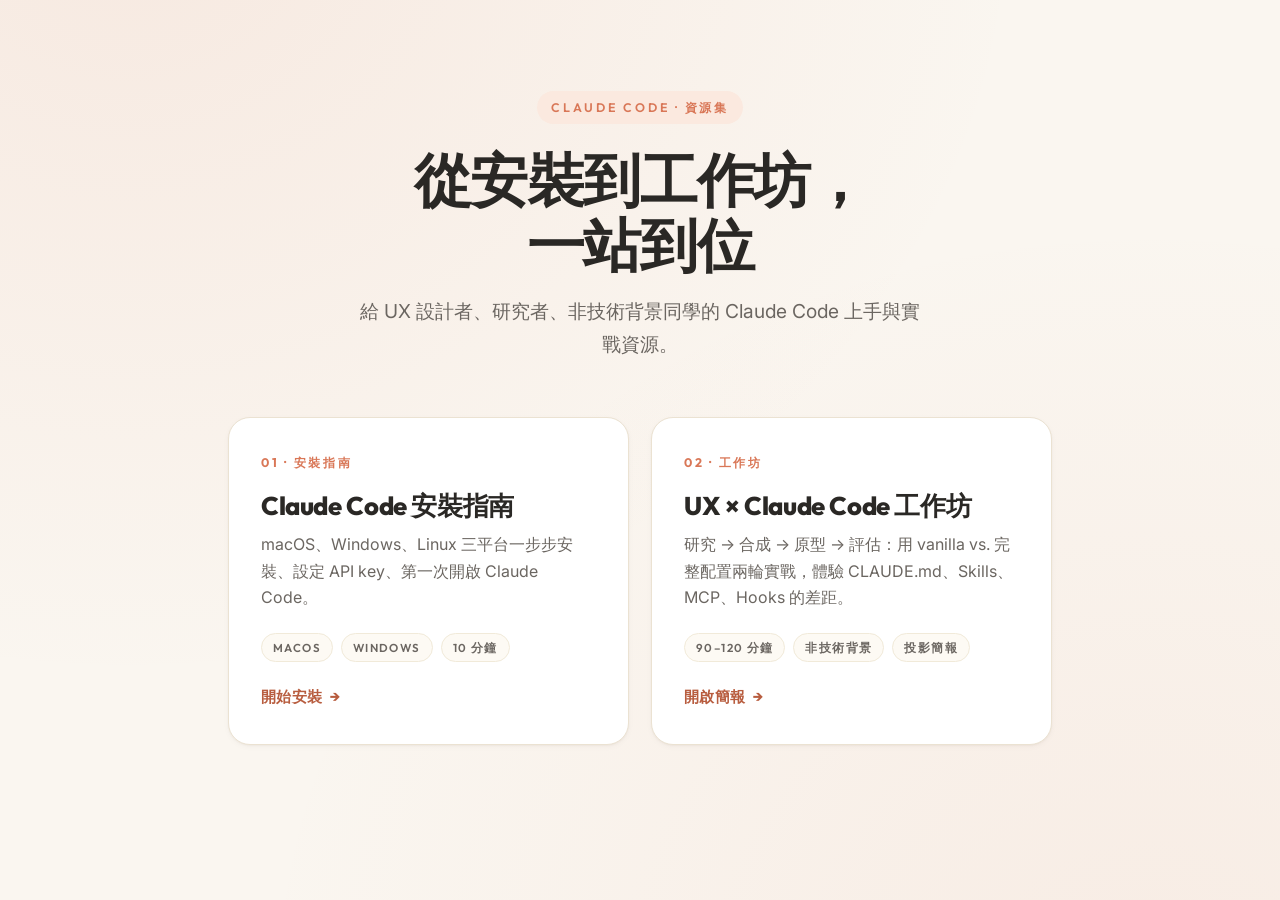
<file: index.html>
<!DOCTYPE html>
<html lang="zh-Hant">
<head>
<meta charset="UTF-8">
<meta name="viewport" content="width=device-width, initial-scale=1.0">
<title>Claude Code — 給 UX / 設計者的資源</title>
<meta name="description" content="Claude Code 安裝指南 + UX 工作坊資源">
<link rel="preconnect" href="https://fonts.googleapis.com">
<link rel="preconnect" href="https://fonts.gstatic.com" crossorigin>
<link href="https://fonts.googleapis.com/css2?family=Outfit:wght@400;500;600;700;800&family=Inter:wght@400;500;600&display=swap" rel="stylesheet">
<style>
  :root {
    --bg: #faf6f0;
    --surface: #ffffff;
    --surface-warm: #fdfaf4;
    --text: #2a2825;
    --text-soft: #6b6661;
    --text-mute: #9a948c;
    --accent: #d97757;
    --accent-deep: #b85d3f;
    --accent-soft: #fbe9df;
    --border: #ebe2d2;
    --border-soft: #f1ead9;
    --shadow-sm: 0 1px 2px rgba(60, 40, 20, 0.04), 0 2px 6px rgba(60, 40, 20, 0.03);
    --shadow-md: 0 4px 12px rgba(60, 40, 20, 0.06), 0 1px 3px rgba(60, 40, 20, 0.04);
    --shadow-lg: 0 12px 32px rgba(60, 40, 20, 0.09), 0 2px 8px rgba(60, 40, 20, 0.05);
  }

  * { margin: 0; padding: 0; box-sizing: border-box; }

  html { scroll-behavior: smooth; }

  body {
    font-family: 'Inter', 'Noto Sans TC', 'PingFang TC', 'Microsoft JhengHei', system-ui, sans-serif;
    background: var(--bg);
    background-image:
      radial-gradient(ellipse at 10% -10%, rgba(217, 119, 87, 0.10) 0%, transparent 55%),
      radial-gradient(ellipse at 90% 110%, rgba(217, 119, 87, 0.08) 0%, transparent 55%);
    background-attachment: fixed;
    color: var(--text);
    line-height: 1.7;
    min-height: 100vh;
    -webkit-font-smoothing: antialiased;
    -moz-osx-font-smoothing: grayscale;
    display: flex;
    align-items: center;
    justify-content: center;
  }

  .wrapper {
    max-width: 880px;
    width: 100%;
    padding: 80px 28px 96px;
  }

  /* ---------- Header ---------- */
  header {
    text-align: center;
    margin-bottom: 56px;
  }

  .eyebrow {
    display: inline-block;
    font-family: 'Outfit', sans-serif;
    font-size: 0.78rem;
    font-weight: 600;
    letter-spacing: 0.22em;
    text-transform: uppercase;
    color: var(--accent);
    background: var(--accent-soft);
    padding: 6px 14px;
    border-radius: 999px;
    margin-bottom: 24px;
  }

  h1 {
    font-family: 'Outfit', sans-serif;
    font-size: clamp(2.4rem, 5.5vw, 3.6rem);
    font-weight: 800;
    line-height: 1.12;
    letter-spacing: -0.025em;
    margin-bottom: 18px;
  }

  .subtitle {
    font-size: 1.2rem;
    color: var(--text-soft);
    max-width: 560px;
    margin: 0 auto;
  }

  /* ---------- Card grid ---------- */
  .cards {
    display: grid;
    grid-template-columns: 1fr 1fr;
    gap: 22px;
    margin-bottom: 48px;
  }

  @media (max-width: 720px) {
    .cards { grid-template-columns: 1fr; }
  }

  .card {
    display: flex;
    flex-direction: column;
    background: var(--surface);
    border: 1.5px solid var(--border);
    border-radius: 22px;
    padding: 34px 32px;
    text-decoration: none;
    color: inherit;
    transition: transform 0.22s ease, box-shadow 0.22s ease,
                border-color 0.22s ease;
    position: relative;
    overflow: hidden;
    box-shadow: var(--shadow-sm);
  }

  .card:hover {
    transform: translateY(-4px);
    box-shadow: var(--shadow-lg);
    border-color: var(--accent);
  }

  .card-num {
    font-family: 'Outfit', sans-serif;
    font-size: 0.78rem;
    font-weight: 700;
    letter-spacing: 0.22em;
    text-transform: uppercase;
    color: var(--accent);
    margin-bottom: 18px;
  }

  .card-title {
    font-family: 'Outfit', sans-serif;
    font-size: 1.6rem;
    font-weight: 800;
    line-height: 1.2;
    letter-spacing: -0.015em;
    margin-bottom: 10px;
  }

  .card-desc {
    font-size: 1rem;
    color: var(--text-soft);
    line-height: 1.65;
    margin-bottom: 22px;
    flex: 1;
  }

  .card-meta {
    display: flex;
    flex-wrap: wrap;
    gap: 8px;
    margin-bottom: 22px;
  }

  .tag {
    font-family: 'Outfit', sans-serif;
    font-size: 0.72rem;
    font-weight: 600;
    letter-spacing: 0.12em;
    text-transform: uppercase;
    color: var(--text-soft);
    background: var(--surface-warm);
    border: 1px solid var(--border-soft);
    padding: 4px 11px;
    border-radius: 999px;
  }

  .card-cta {
    display: inline-flex;
    align-items: center;
    gap: 8px;
    font-family: 'Outfit', sans-serif;
    font-size: 0.95rem;
    font-weight: 700;
    color: var(--accent-deep);
    letter-spacing: 0.02em;
    margin-top: auto;
  }

  .card-cta .arrow {
    transition: transform 0.22s ease;
    display: inline-block;
  }

  .card:hover .card-cta .arrow {
    transform: translateX(4px);
  }

</style>
</head>
<body>

<div class="wrapper">

  <header>
    <span class="eyebrow">Claude Code · 資源集</span>
    <h1>從安裝到工作坊，<br>一站到位</h1>
    <p class="subtitle">給 UX 設計者、研究者、非技術背景同學的 Claude Code 上手與實戰資源。</p>
  </header>

  <div class="cards">

    <a class="card" href="install/">
      <div class="card-num">01 · 安裝指南</div>
      <h2 class="card-title">Claude Code 安裝指南</h2>
      <p class="card-desc">macOS、Windows、Linux 三平台一步步安裝、設定 API key、第一次開啟 Claude Code。</p>
      <div class="card-meta">
        <span class="tag">macOS</span>
        <span class="tag">Windows</span>
        <span class="tag">10 分鐘</span>
      </div>
      <span class="card-cta">開始安裝 <span class="arrow">→</span></span>
    </a>

    <a class="card" href="workshop/">
      <div class="card-num">02 · 工作坊</div>
      <h2 class="card-title">UX × Claude Code 工作坊</h2>
      <p class="card-desc">研究 → 合成 → 原型 → 評估：用 vanilla vs. 完整配置兩輪實戰，體驗 CLAUDE.md、Skills、MCP、Hooks 的差距。</p>
      <div class="card-meta">
        <span class="tag">90–120 分鐘</span>
        <span class="tag">非技術背景</span>
        <span class="tag">投影簡報</span>
      </div>
      <span class="card-cta">開啟簡報 <span class="arrow">→</span></span>
    </a>

  </div>

</div>

</body>
</html>
</file>
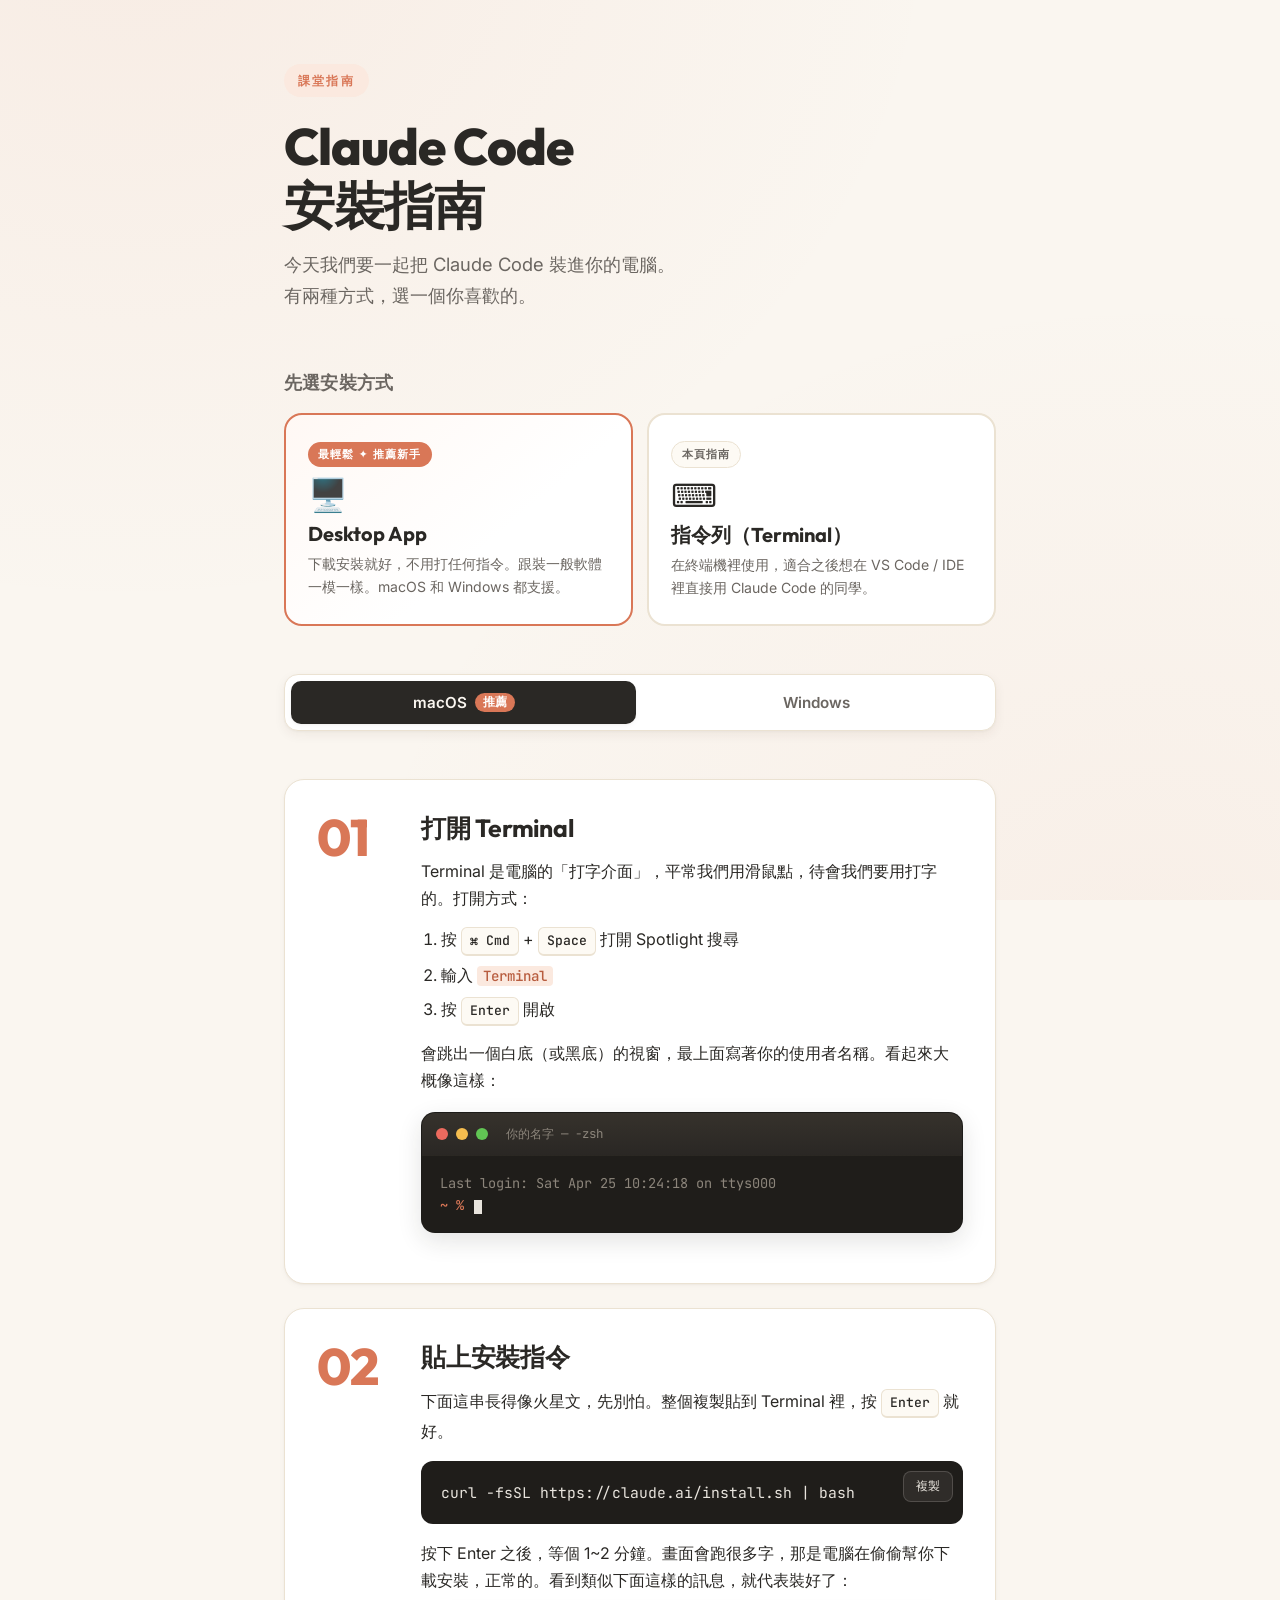
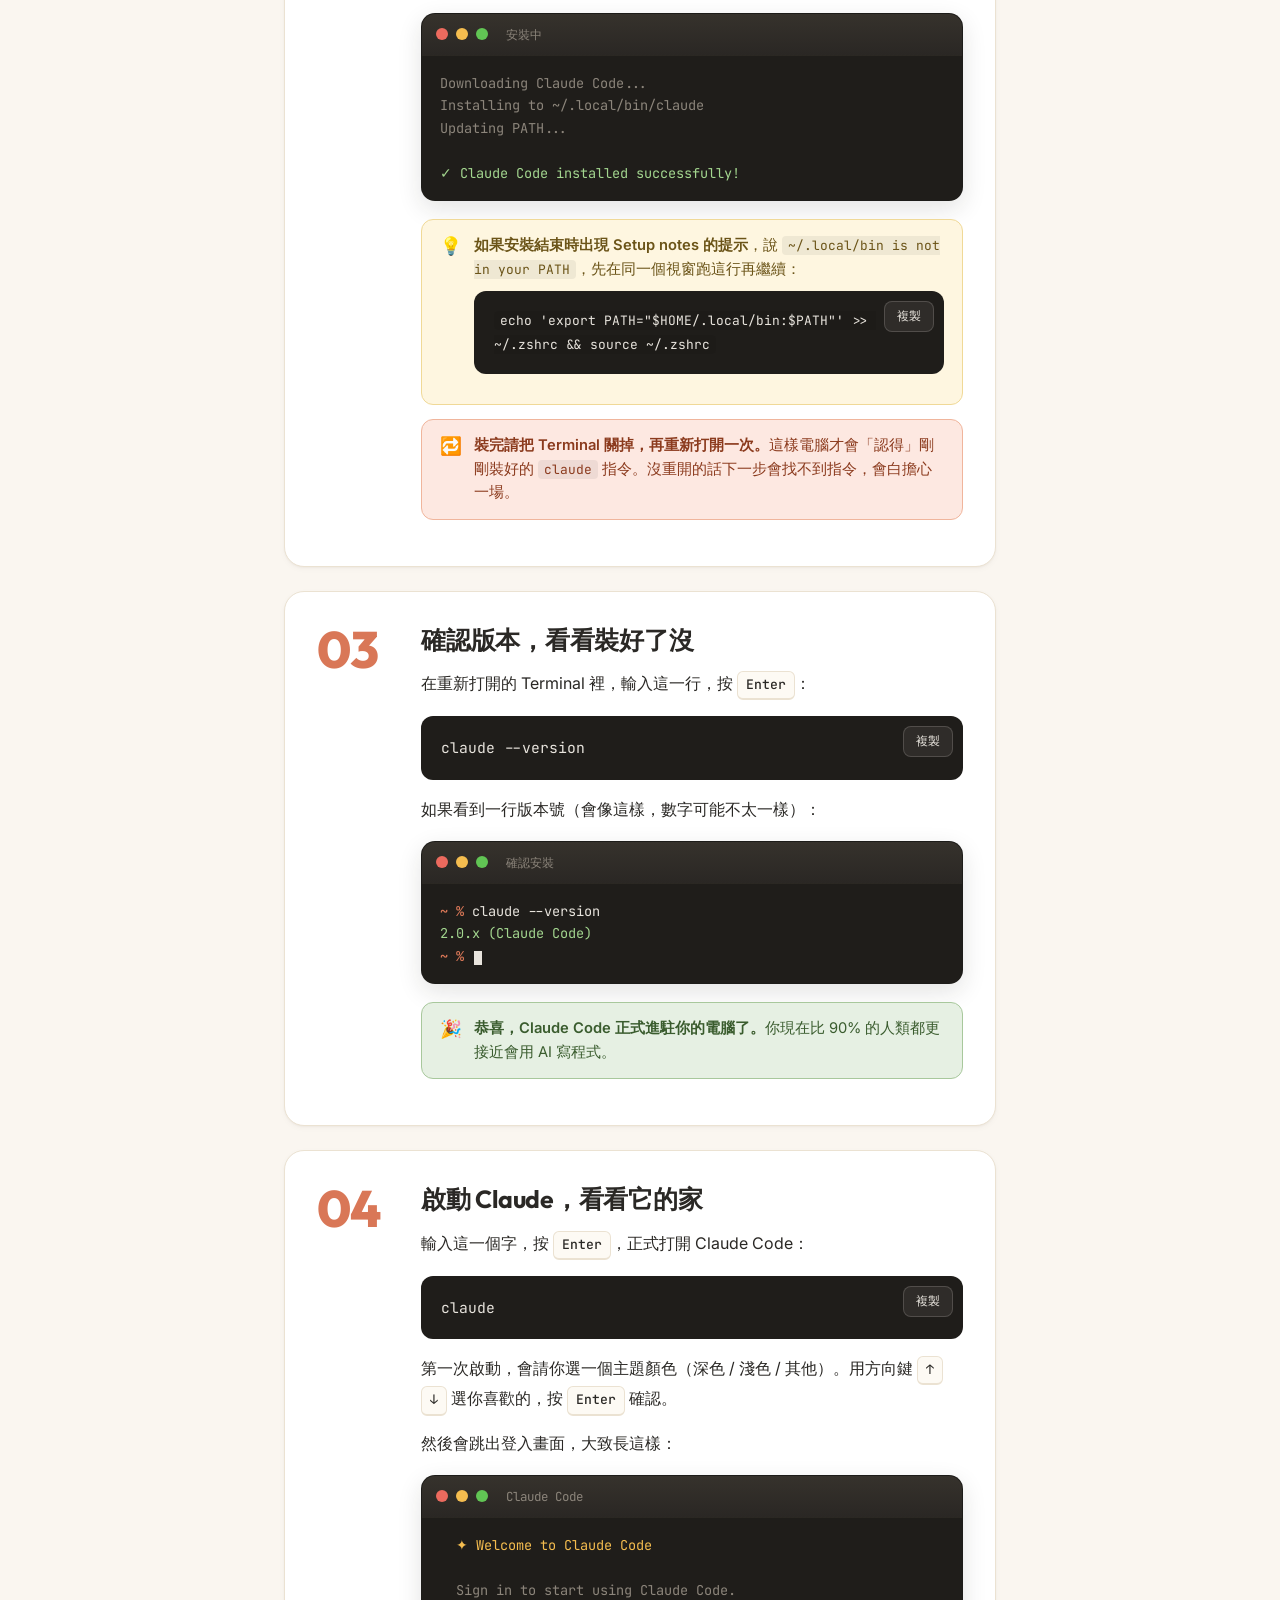
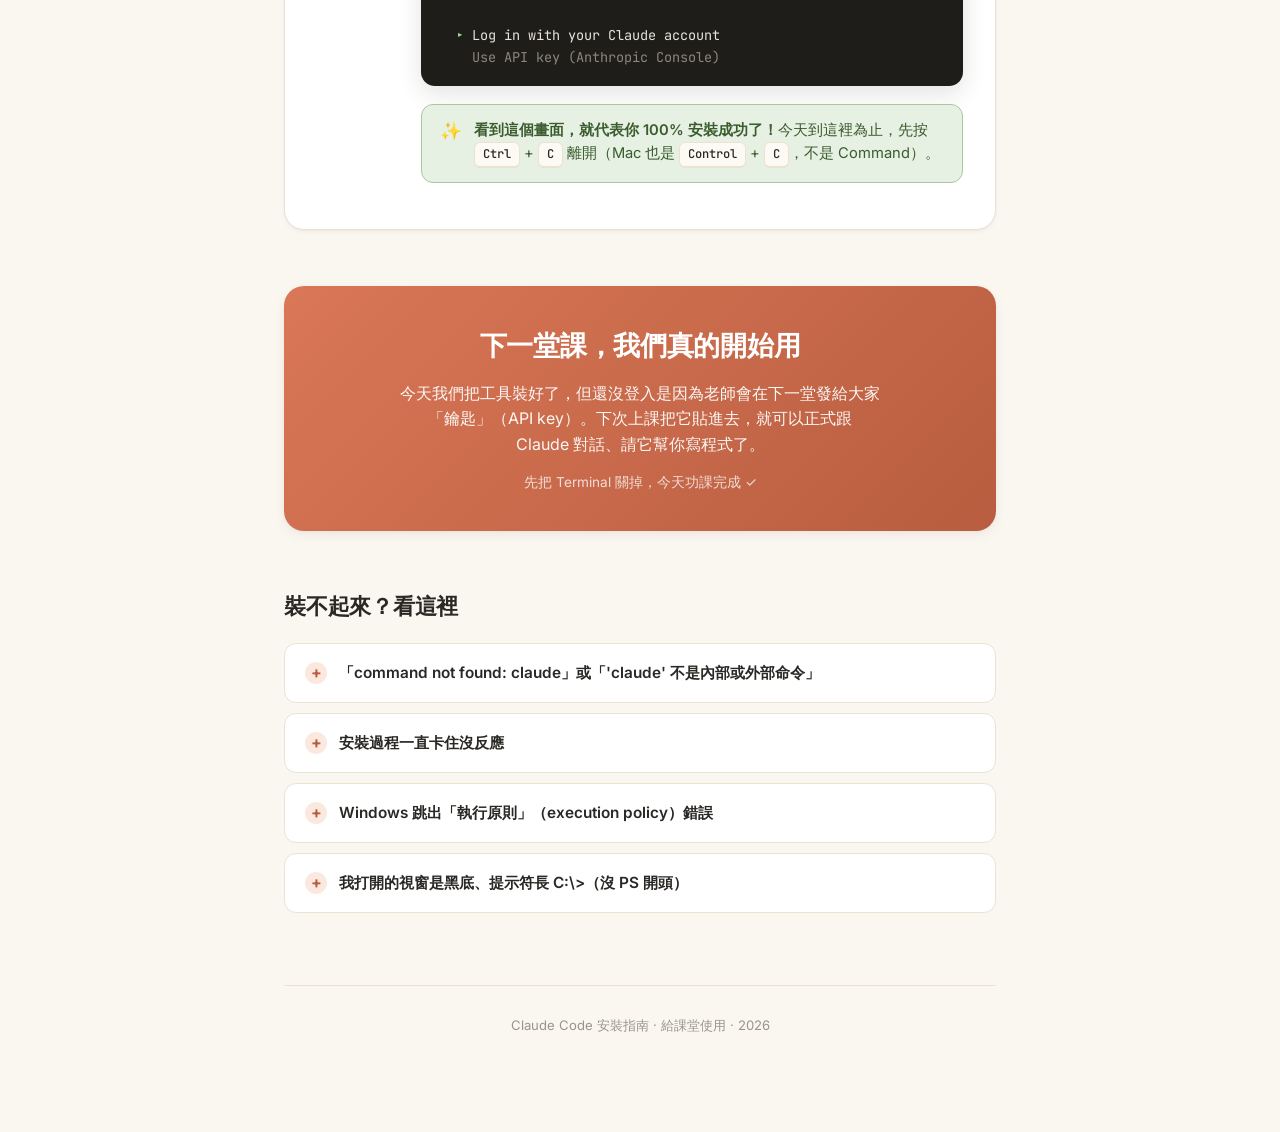
<file: install/index.html>
<!DOCTYPE html>
<html lang="zh-Hant">
<head>
<meta charset="UTF-8">
<meta name="viewport" content="width=device-width, initial-scale=1.0">
<title>Claude Code 安裝指南</title>
<link rel="preconnect" href="https://fonts.googleapis.com">
<link rel="preconnect" href="https://fonts.gstatic.com" crossorigin>
<link href="https://fonts.googleapis.com/css2?family=Outfit:wght@400;500;600;700;800&family=Inter:wght@400;500;600&family=JetBrains+Mono:wght@400;500&display=swap" rel="stylesheet">
<style>
  :root {
    --bg: #faf6f0;
    --surface: #ffffff;
    --surface-warm: #fdfaf4;
    --text: #2a2825;
    --text-soft: #6b6661;
    --text-mute: #9a948c;
    --accent: #d97757;
    --accent-deep: #b85d3f;
    --accent-soft: #fbe9df;
    --border: #ebe2d2;
    --border-soft: #f1ead9;
    --code-bg: #1f1d1a;
    --code-text: #e8e4dd;
    --code-prompt: #d97757;
    --code-dim: #8c857b;
    --tip-bg: #fef6e0;
    --tip-border: #f0d997;
    --warn-bg: #fde8e1;
    --warn-border: #f0b59c;
    --success-bg: #e6f0e3;
    --success-border: #a8c89c;
    --shadow-sm: 0 1px 2px rgba(60, 40, 20, 0.04), 0 2px 6px rgba(60, 40, 20, 0.03);
    --shadow-md: 0 4px 12px rgba(60, 40, 20, 0.06), 0 1px 3px rgba(60, 40, 20, 0.04);
  }

  * { margin: 0; padding: 0; box-sizing: border-box; }

  html { scroll-behavior: smooth; }

  body {
    font-family: 'Inter', 'Noto Sans TC', 'PingFang TC', 'Microsoft JhengHei', system-ui, sans-serif;
    background: var(--bg);
    background-image:
      radial-gradient(ellipse at 10% -10%, rgba(217, 119, 87, 0.08) 0%, transparent 50%),
      radial-gradient(ellipse at 90% 110%, rgba(217, 119, 87, 0.06) 0%, transparent 50%);
    background-attachment: fixed;
    color: var(--text);
    line-height: 1.7;
    -webkit-font-smoothing: antialiased;
    -moz-osx-font-smoothing: grayscale;
  }

  .wrapper {
    max-width: 760px;
    margin: 0 auto;
    padding: 64px 24px 96px;
  }

  /* ---------- Header ---------- */
  header {
    margin-bottom: 56px;
  }

  .eyebrow {
    display: inline-block;
    font-family: 'Outfit', sans-serif;
    font-size: 0.78rem;
    font-weight: 600;
    letter-spacing: 0.18em;
    text-transform: uppercase;
    color: var(--accent);
    background: var(--accent-soft);
    padding: 6px 14px;
    border-radius: 999px;
    margin-bottom: 20px;
  }

  h1 {
    font-family: 'Outfit', sans-serif;
    font-size: clamp(2.2rem, 5vw, 3.2rem);
    font-weight: 800;
    line-height: 1.15;
    letter-spacing: -0.02em;
    margin-bottom: 14px;
  }

  .subtitle {
    font-size: 1.15rem;
    color: var(--text-soft);
    margin-bottom: 28px;
  }

  .note-banner {
    display: flex;
    align-items: flex-start;
    gap: 12px;
    background: var(--surface-warm);
    border: 1px solid var(--border);
    border-radius: 14px;
    padding: 16px 20px;
    font-size: 0.95rem;
    color: var(--text-soft);
  }

  .note-banner .emoji {
    font-size: 1.2rem;
    line-height: 1.4;
  }

  .note-banner strong { color: var(--text); }

  /* ---------- Method Chooser ---------- */
  .method-chooser {
    margin-bottom: 48px;
  }

  .method-chooser h2 {
    font-family: 'Outfit', sans-serif;
    font-size: 1.1rem;
    font-weight: 700;
    color: var(--text-soft);
    margin-bottom: 16px;
    letter-spacing: 0.01em;
  }

  .method-cards {
    display: grid;
    grid-template-columns: 1fr 1fr;
    gap: 14px;
  }

  @media (max-width: 560px) {
    .method-cards { grid-template-columns: 1fr; }
  }

  .method-card {
    display: block;
    background: var(--surface);
    border: 2px solid var(--border);
    border-radius: 18px;
    padding: 24px 22px;
    text-decoration: none;
    color: inherit;
    transition: all 0.18s ease;
    cursor: pointer;
    position: relative;
    overflow: hidden;
  }

  .method-card:hover {
    border-color: var(--accent);
    box-shadow: var(--shadow-md);
    transform: translateY(-1px);
  }

  .method-card.featured {
    border-color: var(--accent);
    background: linear-gradient(140deg, #fff8f4 0%, #fff 60%);
  }

  .method-card .card-badge {
    display: inline-block;
    font-size: 0.7rem;
    font-weight: 700;
    letter-spacing: 0.1em;
    text-transform: uppercase;
    padding: 3px 10px;
    border-radius: 999px;
    margin-bottom: 12px;
    background: var(--accent);
    color: white;
  }

  .method-card .card-badge.secondary {
    background: var(--surface-warm);
    color: var(--text-soft);
    border: 1px solid var(--border);
  }

  .method-card .card-icon {
    font-size: 2rem;
    display: block;
    margin-bottom: 10px;
    line-height: 1;
  }

  .method-card .card-title {
    font-family: 'Outfit', sans-serif;
    font-size: 1.25rem;
    font-weight: 700;
    color: var(--text);
    margin-bottom: 6px;
    line-height: 1.3;
  }

  .method-card .card-desc {
    font-size: 0.88rem;
    color: var(--text-soft);
    line-height: 1.6;
  }

  .method-card .card-arrow {
    position: absolute;
    bottom: 20px;
    right: 20px;
    font-size: 1.1rem;
    color: var(--accent);
    opacity: 0;
    transform: translateX(-4px);
    transition: all 0.18s ease;
  }

  .method-card:hover .card-arrow {
    opacity: 1;
    transform: translateX(0);
  }

  /* ---------- OS Toggle ---------- */
  .os-toggle {
    position: sticky;
    top: 16px;
    z-index: 20;
    display: flex;
    gap: 8px;
    background: var(--surface);
    border: 1px solid var(--border);
    border-radius: 14px;
    padding: 6px;
    margin-bottom: 48px;
    box-shadow: var(--shadow-md);
    backdrop-filter: blur(8px);
  }

  .os-toggle button {
    flex: 1;
    appearance: none;
    border: none;
    background: transparent;
    font-family: inherit;
    font-size: 0.95rem;
    font-weight: 600;
    color: var(--text-soft);
    padding: 12px 18px;
    border-radius: 10px;
    cursor: pointer;
    transition: all 0.15s ease;
    display: flex;
    align-items: center;
    justify-content: center;
    gap: 8px;
  }

  .os-toggle button:hover {
    color: var(--text);
    background: var(--surface-warm);
  }

  .os-toggle button.active {
    background: var(--text);
    color: var(--bg);
    box-shadow: var(--shadow-sm);
  }

  .os-toggle button.active:hover {
    background: var(--text);
  }

  .os-toggle .badge {
    font-size: 0.72rem;
    font-weight: 600;
    padding: 2px 8px;
    border-radius: 999px;
    background: var(--accent-soft);
    color: var(--accent-deep);
  }

  .os-toggle button.active .badge {
    background: var(--accent);
    color: white;
  }

  /* ---------- OS-specific visibility ---------- */
  body[data-os="mac"] .os-win,
  body[data-os="win"] .os-mac {
    display: none;
  }

  /* ---------- Step Cards ---------- */
  .step {
    display: grid;
    grid-template-columns: 80px 1fr;
    gap: 24px;
    background: var(--surface);
    border: 1px solid var(--border);
    border-radius: 20px;
    padding: 32px;
    margin-bottom: 24px;
    box-shadow: var(--shadow-sm);
    transition: box-shadow 0.2s ease, transform 0.2s ease;
  }

  .step:hover {
    box-shadow: var(--shadow-md);
  }

  .step-num {
    font-family: 'Outfit', sans-serif;
    font-size: 3.2rem;
    font-weight: 800;
    line-height: 1;
    color: var(--accent);
    letter-spacing: -0.02em;
    -webkit-text-stroke: 0;
  }

  .step-content h2 {
    font-family: 'Outfit', sans-serif;
    font-size: 1.55rem;
    font-weight: 700;
    line-height: 1.3;
    margin-bottom: 14px;
    letter-spacing: -0.01em;
  }

  .step-content p { margin-bottom: 14px; }
  .step-content p:last-child { margin-bottom: 0; }

  .step-content ul, .step-content ol {
    padding-left: 20px;
    margin-bottom: 14px;
  }

  .step-content li { margin-bottom: 6px; }

  /* ---------- Code Block ---------- */
  .code-block {
    position: relative;
    background: var(--code-bg);
    border-radius: 12px;
    padding: 18px 56px 18px 20px;
    margin: 16px 0;
    overflow: hidden;
  }

  .code-block code {
    font-family: 'JetBrains Mono', 'SF Mono', Consolas, Monaco, monospace;
    font-size: 0.92rem;
    color: var(--code-text);
    line-height: 1.6;
    white-space: pre-wrap;
    word-break: break-all;
  }

  .copy-btn {
    position: absolute;
    top: 10px;
    right: 10px;
    appearance: none;
    border: 1px solid rgba(232, 228, 221, 0.18);
    background: rgba(232, 228, 221, 0.08);
    color: var(--code-text);
    font-family: inherit;
    font-size: 0.78rem;
    font-weight: 500;
    padding: 6px 12px;
    border-radius: 8px;
    cursor: pointer;
    transition: all 0.15s ease;
    display: inline-flex;
    align-items: center;
    gap: 6px;
  }

  .copy-btn:hover {
    background: rgba(232, 228, 221, 0.14);
    border-color: rgba(232, 228, 221, 0.3);
  }

  .copy-btn.copied {
    background: var(--accent);
    border-color: var(--accent);
    color: white;
  }

  /* ---------- Terminal Mock ---------- */
  .terminal {
    background: var(--code-bg);
    border-radius: 14px;
    overflow: hidden;
    margin: 18px 0;
    box-shadow: 0 8px 24px rgba(31, 29, 26, 0.12);
    border: 1px solid rgba(0, 0, 0, 0.05);
  }

  .terminal-bar {
    display: flex;
    align-items: center;
    gap: 8px;
    padding: 10px 14px;
    background: linear-gradient(180deg, #36322c 0%, #2a2724 100%);
    border-bottom: 1px solid rgba(0, 0, 0, 0.2);
  }

  .terminal-dot {
    width: 12px;
    height: 12px;
    border-radius: 50%;
    background: #4a4540;
  }

  .terminal-dot.red { background: #ec6a5e; }
  .terminal-dot.yellow { background: #f5bd4f; }
  .terminal-dot.green { background: #61c554; }

  .terminal-title {
    margin-left: 10px;
    color: var(--code-dim);
    font-family: 'JetBrains Mono', monospace;
    font-size: 0.78rem;
  }

  .terminal-body {
    padding: 16px 18px;
    font-family: 'JetBrains Mono', 'SF Mono', Consolas, monospace;
    font-size: 0.85rem;
    line-height: 1.65;
    color: var(--code-text);
    white-space: pre-wrap;
  }

  .terminal-body .prompt { color: var(--code-prompt); font-weight: 500; }
  .terminal-body .cmd { color: var(--code-text); }
  .terminal-body .out { color: var(--code-dim); }
  .terminal-body .ok { color: #a3d68f; }
  .terminal-body .accent { color: #f5bd4f; }
  .terminal-body .cursor {
    display: inline-block;
    width: 8px;
    height: 1.05em;
    background: var(--code-text);
    vertical-align: text-bottom;
    animation: blink 1s steps(2) infinite;
    margin-left: 2px;
  }

  @keyframes blink {
    50% { opacity: 0; }
  }

  /* ---------- Callouts ---------- */
  .callout {
    display: flex;
    align-items: flex-start;
    gap: 12px;
    padding: 14px 18px;
    border-radius: 12px;
    margin: 14px 0;
    font-size: 0.92rem;
    line-height: 1.6;
  }

  .callout.tip {
    background: var(--tip-bg);
    border: 1px solid var(--tip-border);
    color: #6b5418;
  }

  .callout.warn {
    background: var(--warn-bg);
    border: 1px solid var(--warn-border);
    color: #8b3a1d;
  }

  .callout.success {
    background: var(--success-bg);
    border: 1px solid var(--success-border);
    color: #3a5c2e;
  }

  .callout .icon {
    font-size: 1.1rem;
    line-height: 1.4;
    flex-shrink: 0;
  }

  .callout strong { font-weight: 600; }
  .callout code {
    font-family: 'JetBrains Mono', monospace;
    font-size: 0.88em;
    background: rgba(0, 0, 0, 0.06);
    padding: 1px 6px;
    border-radius: 4px;
  }

  /* ---------- Inline keys ---------- */
  kbd {
    display: inline-block;
    font-family: 'JetBrains Mono', monospace;
    font-size: 0.82em;
    padding: 2px 8px;
    background: var(--surface-warm);
    border: 1px solid var(--border);
    border-bottom-width: 2px;
    border-radius: 6px;
    color: var(--text);
    font-weight: 500;
    white-space: nowrap;
  }

  /* ---------- Inline code ---------- */
  p code, li code {
    font-family: 'JetBrains Mono', monospace;
    font-size: 0.88em;
    background: var(--accent-soft);
    color: var(--accent-deep);
    padding: 1px 6px;
    border-radius: 4px;
    font-weight: 500;
  }

  /* ---------- Closing ---------- */
  .closing {
    margin-top: 56px;
    padding: 36px;
    background: linear-gradient(135deg, var(--accent) 0%, var(--accent-deep) 100%);
    border-radius: 20px;
    color: white;
    text-align: center;
    box-shadow: var(--shadow-md);
  }

  .closing h2 {
    font-family: 'Outfit', sans-serif;
    font-size: 1.7rem;
    font-weight: 700;
    margin-bottom: 12px;
    letter-spacing: -0.01em;
  }

  .closing p {
    font-size: 1rem;
    opacity: 0.95;
    line-height: 1.6;
    max-width: 480px;
    margin: 0 auto;
  }

  .closing .small {
    display: block;
    margin-top: 14px;
    font-size: 0.85rem;
    opacity: 0.78;
  }

  /* ---------- Troubleshooting ---------- */
  .troubleshoot {
    margin-top: 56px;
  }

  .troubleshoot > h2 {
    font-family: 'Outfit', sans-serif;
    font-size: 1.4rem;
    font-weight: 700;
    margin-bottom: 18px;
    letter-spacing: -0.01em;
  }

  details {
    background: var(--surface);
    border: 1px solid var(--border);
    border-radius: 12px;
    padding: 0;
    margin-bottom: 10px;
    overflow: hidden;
    transition: box-shadow 0.15s ease;
  }

  details[open] {
    box-shadow: var(--shadow-sm);
  }

  summary {
    cursor: pointer;
    padding: 16px 20px;
    font-weight: 600;
    color: var(--text);
    font-size: 0.96rem;
    list-style: none;
    display: flex;
    align-items: center;
    gap: 12px;
    user-select: none;
  }

  summary::-webkit-details-marker { display: none; }

  summary::before {
    content: '+';
    display: inline-flex;
    align-items: center;
    justify-content: center;
    width: 22px;
    height: 22px;
    border-radius: 50%;
    background: var(--accent-soft);
    color: var(--accent-deep);
    font-weight: 700;
    font-size: 1rem;
    flex-shrink: 0;
    transition: transform 0.2s ease, background 0.15s ease;
  }

  details[open] summary::before {
    transform: rotate(45deg);
    background: var(--accent);
    color: white;
  }

  details .body {
    padding: 0 20px 20px 54px;
    color: var(--text-soft);
    font-size: 0.94rem;
    line-height: 1.7;
  }

  details .body p { margin-bottom: 10px; }
  details .body p:last-child { margin-bottom: 0; }

  /* ---------- Footer ---------- */
  footer {
    margin-top: 72px;
    padding-top: 28px;
    border-top: 1px solid var(--border);
    text-align: center;
    color: var(--text-mute);
    font-size: 0.82rem;
  }

  /* ---------- Mobile ---------- */
  @media (max-width: 600px) {
    .wrapper { padding: 36px 18px 64px; }
    .step {
      grid-template-columns: 1fr;
      gap: 8px;
      padding: 24px 22px;
    }
    .step-num { font-size: 2.4rem; }
    .closing { padding: 28px 22px; }
    .terminal-body { font-size: 0.78rem; }
    .code-block code { font-size: 0.84rem; }
  }
</style>
</head>
<body data-os="mac">
  <div class="wrapper">

    <!-- ===== Header ===== -->
    <header>
      <span class="eyebrow">課堂指南</span>
      <h1>Claude Code<br>安裝指南</h1>
      <p class="subtitle">今天我們要一起把 Claude Code 裝進你的電腦。<br>有兩種方式，選一個你喜歡的。</p>
    </header>

    <!-- ===== Method Chooser ===== -->
    <div class="method-chooser">
      <h2>先選安裝方式</h2>
      <div class="method-cards">

        <!-- Desktop App -->
        <a class="method-card featured"
           href="https://code.claude.com/docs/zh-TW/overview"
           target="_blank" rel="noopener">
          <span class="card-badge">最輕鬆 ✦ 推薦新手</span>
          <span class="card-icon">🖥️</span>
          <div class="card-title">Desktop App</div>
          <div class="card-desc">下載安裝就好，不用打任何指令。跟裝一般軟體一模一樣。macOS 和 Windows 都支援。</div>
          <span class="card-arrow">→</span>
        </a>

        <!-- Terminal -->
        <a class="method-card" href="#terminal-guide">
          <span class="card-badge secondary">本頁指南</span>
          <span class="card-icon">⌨️</span>
          <div class="card-title">指令列（Terminal）</div>
          <div class="card-desc">在終端機裡使用，適合之後想在 VS Code / IDE 裡直接用 Claude Code 的同學。</div>
          <span class="card-arrow">↓</span>
        </a>

      </div>
    </div>

    <!-- ===== OS Toggle ===== -->
    <div id="terminal-guide" style="scroll-margin-top: 24px;"></div>
    <div class="os-toggle" role="tablist" aria-label="作業系統選擇">
      <button data-os-target="mac" class="active" role="tab" aria-selected="true">
        macOS
        <span class="badge">推薦</span>
      </button>
      <button data-os-target="win" role="tab" aria-selected="false">
        Windows
      </button>
    </div>

    <!-- ===== Step 1 ===== -->
    <article class="step">
      <div class="step-num">01</div>
      <div class="step-content">
        <h2>打開 Terminal</h2>

        <div class="os-mac">
          <p>Terminal 是電腦的「打字介面」，平常我們用滑鼠點，待會我們要用打字的。打開方式：</p>
          <ol>
            <li>按 <kbd>⌘ Cmd</kbd> + <kbd>Space</kbd> 打開 Spotlight 搜尋</li>
            <li>輸入 <code>Terminal</code></li>
            <li>按 <kbd>Enter</kbd> 開啟</li>
          </ol>
          <p>會跳出一個白底（或黑底）的視窗，最上面寫著你的使用者名稱。看起來大概像這樣：</p>
          <div class="terminal">
            <div class="terminal-bar">
              <span class="terminal-dot red"></span>
              <span class="terminal-dot yellow"></span>
              <span class="terminal-dot green"></span>
              <span class="terminal-title">你的名字 — -zsh</span>
            </div>
            <div class="terminal-body"><span class="out">Last login: Sat Apr 25 10:24:18 on ttys000</span>
<span class="prompt">~ %</span> <span class="cursor"></span></div>
          </div>
        </div>

        <div class="os-win">
          <p>PowerShell 是電腦的「打字介面」，平常我們用滑鼠點，待會我們要用打字的。打開方式：</p>
          <ol>
            <li>按 <kbd>⊞ Win</kbd> 打開開始選單</li>
            <li>輸入 <code>PowerShell</code></li>
            <li>找到 <strong>Windows PowerShell</strong> → 點開</li>
          </ol>
          <p>會跳出一個深色視窗。看起來大概像這樣：</p>
          <div class="terminal">
            <div class="terminal-bar">
              <span class="terminal-dot red"></span>
              <span class="terminal-dot yellow"></span>
              <span class="terminal-dot green"></span>
              <span class="terminal-title">Windows PowerShell</span>
            </div>
            <div class="terminal-body"><span class="out">Windows PowerShell
Copyright (C) Microsoft Corporation. All rights reserved.
</span>
<span class="prompt">PS C:\Users\You&gt;</span> <span class="cursor"></span></div>
          </div>
          <div class="callout warn">
            <span class="icon">⚠️</span>
            <div><strong>注意：</strong>搜尋結果裡可能也會出現「<strong>命令提示字元</strong>」，不要開那個。確認開到的視窗提示符開頭有 <code>PS</code> 才對，沒有的話關掉重開 Windows PowerShell。</div>
          </div>
        </div>
      </div>
    </article>

    <!-- ===== Step 2 ===== -->
    <article class="step">
      <div class="step-num">02</div>
      <div class="step-content">
        <h2>貼上安裝指令</h2>
        <p>下面這串長得像火星文，先別怕。整個複製貼到 Terminal 裡，按 <kbd>Enter</kbd> 就好。</p>

        <div class="os-mac">
          <div class="code-block">
            <button class="copy-btn" data-copy="curl -fsSL https://claude.ai/install.sh | bash">
              <span class="copy-text">複製</span>
            </button>
            <code>curl -fsSL https://claude.ai/install.sh | bash</code>
          </div>
        </div>

        <div class="os-win">
          <div class="code-block">
            <button class="copy-btn" data-copy="irm https://claude.ai/install.ps1 | iex">
              <span class="copy-text">複製</span>
            </button>
            <code>irm https://claude.ai/install.ps1 | iex</code>
          </div>
        </div>

        <p>按下 Enter 之後，等個 1~2 分鐘。畫面會跑很多字，那是電腦在偷偷幫你下載安裝，正常的。看到類似下面這樣的訊息，就代表裝好了：</p>

        <div class="terminal">
          <div class="terminal-bar">
            <span class="terminal-dot red"></span>
            <span class="terminal-dot yellow"></span>
            <span class="terminal-dot green"></span>
            <span class="terminal-title">安裝中</span>
          </div>
          <div class="terminal-body"><span class="out">Downloading Claude Code...
Installing to ~/.local/bin/claude
Updating PATH...
</span>
<span class="ok">✓ Claude Code installed successfully!</span></div>
        </div>

        <div class="os-mac">
          <div class="callout tip">
            <span class="icon">💡</span>
            <div><strong>如果安裝結束時出現 Setup notes 的提示</strong>，說 <code>~/.local/bin is not in your PATH</code>，先在同一個視窗跑這行再繼續：
              <div class="code-block" style="margin-top: 10px;">
                <button class="copy-btn" data-copy="echo 'export PATH=&quot;$HOME/.local/bin:$PATH&quot;' >> ~/.zshrc &amp;&amp; source ~/.zshrc">
                  <span class="copy-text">複製</span>
                </button>
                <code>echo 'export PATH="$HOME/.local/bin:$PATH"' >> ~/.zshrc &amp;&amp; source ~/.zshrc</code>
              </div>
            </div>
          </div>
        </div>

        <div class="callout warn">
          <span class="icon">🔁</span>
          <div><strong>裝完請把 Terminal 關掉，再重新打開一次。</strong>這樣電腦才會「認得」剛剛裝好的 <code>claude</code> 指令。沒重開的話下一步會找不到指令，會白擔心一場。</div>
        </div>
      </div>
    </article>

    <!-- ===== Step 3 ===== -->
    <article class="step">
      <div class="step-num">03</div>
      <div class="step-content">
        <h2>確認版本，看看裝好了沒</h2>
        <p>在重新打開的 Terminal 裡，輸入這一行，按 <kbd>Enter</kbd>：</p>

        <div class="code-block">
          <button class="copy-btn" data-copy="claude --version">
            <span class="copy-text">複製</span>
          </button>
          <code>claude --version</code>
        </div>

        <p>如果看到一行版本號（會像這樣，數字可能不太一樣）：</p>

        <div class="terminal">
          <div class="terminal-bar">
            <span class="terminal-dot red"></span>
            <span class="terminal-dot yellow"></span>
            <span class="terminal-dot green"></span>
            <span class="terminal-title">確認安裝</span>
          </div>
          <div class="terminal-body"><span class="prompt">~ %</span> <span class="cmd">claude --version</span>
<span class="ok">2.0.x (Claude Code)</span>
<span class="prompt">~ %</span> <span class="cursor"></span></div>
        </div>

        <div class="callout success">
          <span class="icon">🎉</span>
          <div><strong>恭喜，Claude Code 正式進駐你的電腦了。</strong>你現在比 90% 的人類都更接近會用 AI 寫程式。</div>
        </div>
      </div>
    </article>

    <!-- ===== Step 4 ===== -->
    <article class="step">
      <div class="step-num">04</div>
      <div class="step-content">
        <h2>啟動 Claude，看看它的家</h2>
        <p>輸入這一個字，按 <kbd>Enter</kbd>，正式打開 Claude Code：</p>

        <div class="code-block">
          <button class="copy-btn" data-copy="claude">
            <span class="copy-text">複製</span>
          </button>
          <code>claude</code>
        </div>

        <p>第一次啟動，會請你選一個主題顏色（深色 / 淺色 / 其他）。用方向鍵 <kbd>↑</kbd> <kbd>↓</kbd> 選你喜歡的，按 <kbd>Enter</kbd> 確認。</p>

        <p>然後會跳出登入畫面，大致長這樣：</p>

        <div class="terminal">
          <div class="terminal-bar">
            <span class="terminal-dot red"></span>
            <span class="terminal-dot yellow"></span>
            <span class="terminal-dot green"></span>
            <span class="terminal-title">Claude Code</span>
          </div>
          <div class="terminal-body"><span class="accent">  ✦ Welcome to Claude Code</span>

  <span class="out">Sign in to start using Claude Code.</span>

  <span class="ok">▸</span> <span class="cmd">Log in with your Claude account</span>
    <span class="out">Use API key (Anthropic Console)</span>
</div>
        </div>

        <div class="callout success">
          <span class="icon">✨</span>
          <div><strong>看到這個畫面，就代表你 100% 安裝成功了！</strong>今天到這裡為止，先按 <kbd>Ctrl</kbd> + <kbd>C</kbd> 離開（Mac 也是 <kbd>Control</kbd> + <kbd>C</kbd>，不是 Command）。</div>
        </div>
      </div>
    </article>

    <!-- ===== Closing ===== -->
    <section class="closing">
      <h2>下一堂課，我們真的開始用</h2>
      <p>今天我們把工具裝好了，但還沒登入是因為老師會在下一堂發給大家「鑰匙」（API key）。下次上課把它貼進去，就可以正式跟 Claude 對話、請它幫你寫程式了。</p>
      <span class="small">先把 Terminal 關掉，今天功課完成 ✓</span>
    </section>

    <!-- ===== Troubleshooting ===== -->
    <section class="troubleshoot">
      <h2>裝不起來？看這裡</h2>

      <details>
        <summary>「command not found: claude」或「'claude' 不是內部或外部命令」</summary>
        <div class="body">
          <p>意思是電腦還沒「認得」剛裝好的指令。</p>
          <p><strong>解法：</strong>把 Terminal 完全關掉，再重新打開一次，再試一次 <code>claude --version</code>。</p>
          <p>還是不行的話，可能 PATH 沒設好。請老師看一下你的安裝訊息有沒有跑出特殊提示。</p>
        </div>
      </details>

      <details>
        <summary>安裝過程一直卡住沒反應</summary>
        <div class="body">
          <p>通常是網路問題。檢查你的網路連線，然後 Ctrl+C 取消，再重跑一次安裝指令。</p>
          <p>如果你在公司 / 學校網路下，可能有 firewall 擋住下載。換 wifi 或開手機熱點試試。</p>
        </div>
      </details>

      <details>
        <summary>Windows 跳出「執行原則」（execution policy）錯誤</summary>
        <div class="body">
          <p>PowerShell 預設不允許執行外部 script。在 PowerShell 裡先跑這行，再重試安裝指令：</p>
          <div class="code-block">
            <button class="copy-btn" data-copy="Set-ExecutionPolicy -Scope CurrentUser RemoteSigned">
              <span class="copy-text">複製</span>
            </button>
            <code>Set-ExecutionPolicy -Scope CurrentUser RemoteSigned</code>
          </div>
          <p>會問你 yes/no，輸入 <code>Y</code> 按 Enter。這只會影響你的帳號（CurrentUser），不影響電腦其他使用者，安全。</p>
        </div>
      </details>

      <details>
        <summary>我打開的視窗是黑底、提示符長 C:\&gt;（沒 PS 開頭）</summary>
        <div class="body">
          <p>那是「命令提示字元」（CMD），不是我們要的 Windows Terminal。</p>
          <p><strong>解法：</strong>關掉，重新從開始選單搜尋 <strong>PowerShell</strong>，開 <strong>Windows PowerShell</strong>（不是命令提示字元）。</p>
          <p>真的找不到 Windows Terminal 又急著裝的話，可以在 CMD 裡用這條備案指令：</p>
          <div class="code-block">
            <button class="copy-btn" data-copy="curl -fsSL https://claude.ai/install.cmd -o install.cmd && install.cmd">
              <span class="copy-text">複製</span>
            </button>
            <code>curl -fsSL https://claude.ai/install.cmd -o install.cmd &amp;&amp; install.cmd</code>
          </div>
        </div>
      </details>
    </section>

    <footer>
      Claude Code 安裝指南 · 給課堂使用 · 2026
    </footer>

  </div>

<script>
  // ----- OS Toggle -----
  const body = document.body;
  const osButtons = document.querySelectorAll('.os-toggle button');

  osButtons.forEach(btn => {
    btn.addEventListener('click', () => {
      const target = btn.dataset.osTarget;
      body.dataset.os = target;
      osButtons.forEach(b => {
        const isActive = b === btn;
        b.classList.toggle('active', isActive);
        b.setAttribute('aria-selected', isActive ? 'true' : 'false');
      });
    });
  });

  // ----- Copy Buttons -----
  document.querySelectorAll('.copy-btn').forEach(btn => {
    btn.addEventListener('click', async () => {
      const text = btn.dataset.copy;
      const label = btn.querySelector('.copy-text');
      const original = label.textContent;
      try {
        await navigator.clipboard.writeText(text);
        label.textContent = '已複製 ✓';
        btn.classList.add('copied');
        setTimeout(() => {
          label.textContent = original;
          btn.classList.remove('copied');
        }, 1600);
      } catch (e) {
        // Fallback for older browsers / non-secure contexts
        const ta = document.createElement('textarea');
        ta.value = text;
        ta.style.position = 'fixed';
        ta.style.opacity = '0';
        document.body.appendChild(ta);
        ta.select();
        try { document.execCommand('copy'); } catch (_) {}
        document.body.removeChild(ta);
        label.textContent = '已複製 ✓';
        btn.classList.add('copied');
        setTimeout(() => {
          label.textContent = original;
          btn.classList.remove('copied');
        }, 1600);
      }
    });
  });
</script>
</body>
</html>
</file>
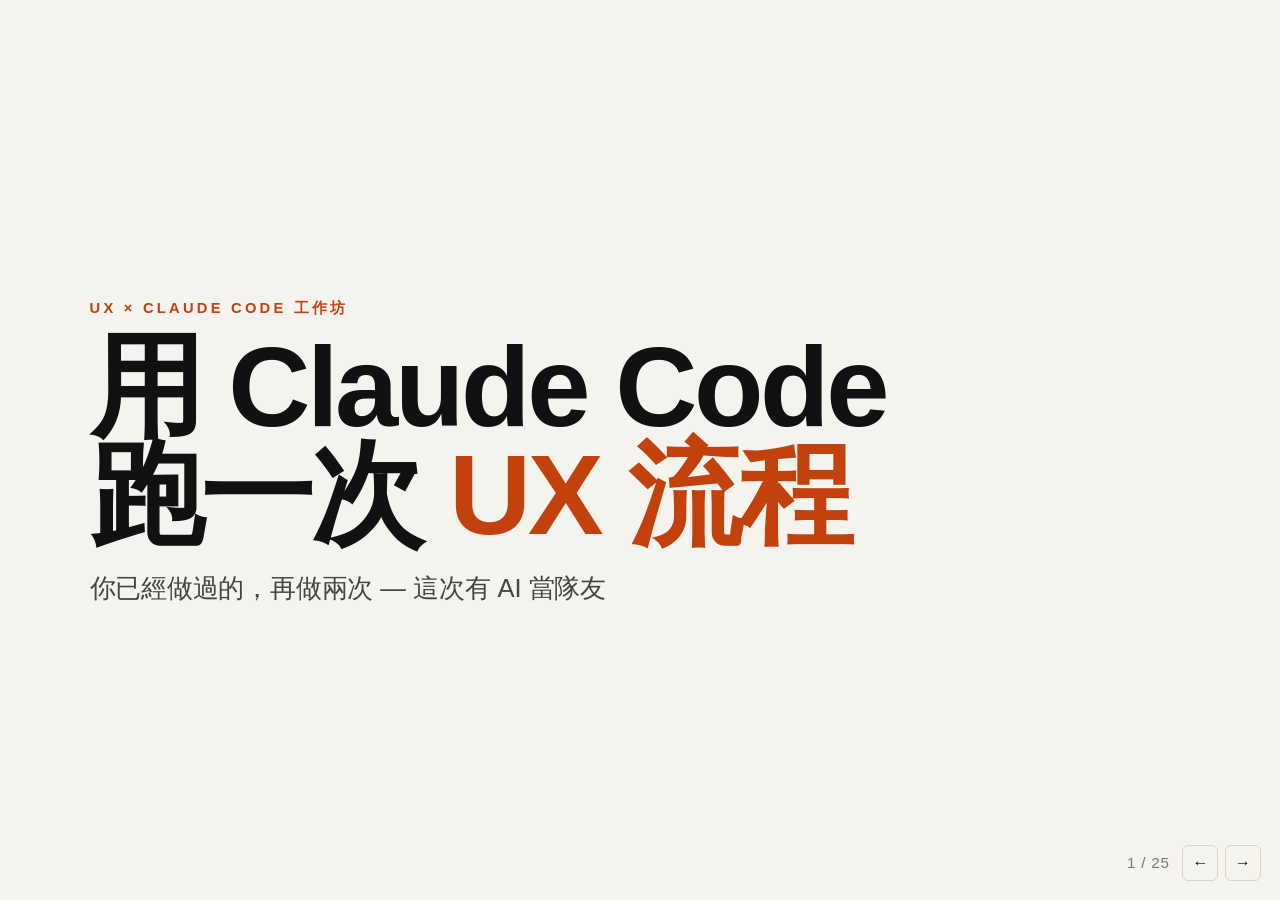
<file: workshop/index.html>
<!DOCTYPE html>
<html lang="zh-Hant">
<head>
<meta charset="UTF-8">
<meta name="viewport" content="width=device-width, initial-scale=1.0">
<title>Claude Code × UX Workflow 工作坊</title>
<link rel="stylesheet" href="styles.css">
</head>
<body>

<div class="deck">

  <!-- 1. 標題 -->
  <section class="slide title-slide active">
    <div></div>
    <div>
      <span class="eyebrow">UX × CLAUDE CODE 工作坊</span>
      <h1 style="margin-top: 1rem;">用 Claude Code<br>跑一次 <span class="accent">UX 流程</span></h1>
      <h3>你已經做過的，再做兩次 — 這次有 AI 當隊友</h3>
    </div>
    <div></div>
  </section>

  <!-- 2. 兩輪對照 -->
  <section class="slide">
    <div class="head">
      <span class="eyebrow">OVERVIEW</span>
      <h2>今天的對照實驗</h2>
    </div>
    <p class="lede">把你學期專題的 UX 流程，用 Claude Code 跑兩輪，看差異有多大。</p>
    <div class="body">
      <div class="horiz-2">
        <div class="tall-block">
          <span class="eyebrow slate-c">ROUND 01</span>
          <div class="big-title slate-c">Vanilla 跑法</div>
          <p class="lead-line">不做任何設定、不指引，用簡單 prompt 把四階段快速跑一遍。</p>
          <p>就像剛安裝、什麼都沒設定的 AI — 看它自由發揮會給你什麼 baseline。</p>
          <div class="stat-line">
            <span class="stat">30 min</span>
            <span class="stat-meta">走完四階段</span>
          </div>
        </div>
        <div class="tall-block accented">
          <span class="eyebrow">ROUND 02</span>
          <div class="big-title accent">完整 Claude Code</div>
          <p class="lead-line">加上 CLAUDE.md、Skills、MCP、Plan Mode — 用對工具的 AI。</p>
          <p>同一個流程、同一個產品 — 看配置完整的 AI 會變得多不一樣。</p>
          <div class="stat-line">
            <span class="stat">50 min</span>
            <span class="stat-meta">深入四階段</span>
          </div>
        </div>
      </div>
    </div>
    <div class="foot">
      <span class="label">節奏</span>
      Round 1 走一遍 → 中場認識四個工具 → Round 2 再走一遍 → 反思對比。
    </div>
  </section>

  <!-- 3. 四個 UX 階段 -->
  <section class="slide">
    <div class="head">
      <span class="eyebrow">THE WORKFLOW</span>
      <h2>你熟悉的四個階段</h2>
    </div>
    <p class="lede">每一輪都會跑完這四個 — 跟你學期專題的流程一模一樣。</p>
    <div class="body">
      <div class="phase-row">
        <div class="phase-tile">
          <div class="num">01</div>
          <div>
            <h4>研究計劃</h4>
            <p>Research Plan</p>
          </div>
        </div>
        <div class="phase-tile">
          <div class="num">02</div>
          <div>
            <h4>研究報告</h4>
            <p>Synthesis</p>
          </div>
        </div>
        <div class="phase-tile">
          <div class="num">03</div>
          <div>
            <h4>Wireframe<br>& Prototype</h4>
            <p>Design</p>
          </div>
        </div>
        <div class="phase-tile">
          <div class="num">04</div>
          <div>
            <h4>Evaluation</h4>
            <p>Usability</p>
          </div>
        </div>
      </div>
    </div>
    <div class="foot">
      <span class="label">對照</span>
      跟你手做版做時間、深度、視角的對比 — 不是看誰勝，是看 AI 改變了 UX 工作的哪一塊。
    </div>
  </section>

  <!-- 4. ChatGPT vs Claude Code -->
  <section class="slide">
    <div class="head">
      <span class="eyebrow">CONTEXT</span>
      <h2>Claude Code 不是 ChatGPT</h2>
    </div>
    <p class="lede">同樣是 AI 對話，但能做的事差非常多。</p>
    <div class="body">
      <div class="horiz-2">
        <div class="tall-block">
          <span class="eyebrow slate-c">純對話</span>
          <div class="big-title">ChatGPT · Claude.ai</div>
          <p class="lead-line">你問，它答。</p>
          <p>產出的是「文字」— 你要自己複製貼上到 Figma、Notion、Docs，再手動串起來。</p>
        </div>
        <div class="tall-block accented">
          <span class="eyebrow">有手有腳</span>
          <div class="big-title accent">Claude Code</div>
          <p class="lead-line">你說，它做。</p>
          <p>能讀你的訪談稿、寫出 prototype HTML、開瀏覽器秀給你看、在 Figma 建 frame、在 Notion 寫頁面。</p>
        </div>
      </div>
    </div>
    <div class="foot">
      <span class="label">對 UX 的意義</span>
      不再「複製貼上搬資料」— AI 直接從你的工作環境讀寫。
    </div>
  </section>

  <!-- 5. Divider: Round 1 -->
  <section class="slide divider-slide">
    <div></div>
    <div>
      <span class="eyebrow">PART 01 · 30 MIN</span>
      <h1 style="margin-top: 1rem;">Round 1<br>Vanilla 跑法</h1>
      <h3>不設定、不指引、簡單 prompt — 看 AI 自由發揮會給你什麼</h3>
    </div>
    <div></div>
  </section>

  <!-- 6. 兩步驟設定 (vertical step-line) -->
  <section class="slide">
    <div class="head">
      <span class="eyebrow">SETUP</span>
      <h2>兩步驟，三分鐘</h2>
    </div>
    <p class="lede">先拿 API Key，再依平台跑兩個指令：<strong>安裝 → 設定 key</strong>。<code>claude</code> 下一頁再打。</p>
    <div class="body">
      <div class="setup-stack">
        <a href="https://drive.google.com/drive/folders/1flI3OvzOOhPEfJFuF76tZtS7CYOVQ-nt?usp=sharing" target="_blank" class="api-callout">
          <div class="api-callout-text">
            <span class="api-step-label">STEP 0 · 先做這個</span>
            <span class="api-callout-title">拿你的 API Key（在 txt 檔裡）</span>
          </div>
          <span class="api-arrow">→ 打開 Google Drive Folder</span>
        </a>

        <div class="install-cols">
          <!-- macOS / Linux -->
          <div class="install-col">
            <div class="col-tag">macOS / Linux</div>
            <div class="step-line">
              <div class="step-head">
                <span class="num">1</span><span class="lbl">安裝</span>
              </div>
              <div class="step-body">
                <span class="step-code">curl -fsSL https://claude.ai/install.sh | bash</span>
                <button class="copy-btn-mini" data-clip="curl -fsSL https://claude.ai/install.sh | bash">複製</button>
              </div>
            </div>
            <div class="step-line">
              <div class="step-head">
                <span class="num">2</span><span class="lbl">設定 key</span>
              </div>
              <div class="step-body">
                <span class="step-code"><span class="key">export</span> ANTHROPIC_API_KEY=<span class="str">sk-ant-key</span></span>
                <button class="copy-btn-mini" data-clip="export ANTHROPIC_API_KEY=sk-ant-你的key">複製</button>
              </div>
            </div>
          </div>

          <!-- Windows PowerShell -->
          <div class="install-col">
            <div class="col-tag">Win · PowerShell</div>
            <div class="step-line">
              <div class="step-head">
                <span class="num">1</span><span class="lbl">安裝</span>
              </div>
              <div class="step-body">
                <span class="step-code">irm https://claude.ai/install.ps1 | iex</span>
                <button class="copy-btn-mini" data-clip="irm https://claude.ai/install.ps1 | iex">複製</button>
              </div>
            </div>
            <div class="step-line">
              <div class="step-head">
                <span class="num">2</span><span class="lbl">設定 key</span>
              </div>
              <div class="step-body">
                <span class="step-code"><span class="var">$env:</span>ANTHROPIC_API_KEY = <span class="str">"sk-ant-key"</span></span>
                <button class="copy-btn-mini" data-clip='$env:ANTHROPIC_API_KEY = "sk-ant-你的key"'>複製</button>
              </div>
            </div>
          </div>

          <!-- Windows CMD -->
          <div class="install-col">
            <div class="col-tag">Win · CMD</div>
            <div class="step-line">
              <div class="step-head">
                <span class="num">1</span><span class="lbl">安裝</span>
              </div>
              <div class="step-body">
                <span class="step-code">curl -fsSL https://claude.ai/install.cmd -o install.cmd &amp;&amp; install.cmd &amp;&amp; del install.cmd</span>
                <button class="copy-btn-mini" data-clip="curl -fsSL https://claude.ai/install.cmd -o install.cmd && install.cmd && del install.cmd">複製</button>
              </div>
            </div>
            <div class="step-line">
              <div class="step-head">
                <span class="num">2</span><span class="lbl">設定 key</span>
              </div>
              <div class="step-body">
                <span class="step-code"><span class="key">set</span> ANTHROPIC_API_KEY=<span class="str">sk-ant-key</span></span>
                <button class="copy-btn-mini" data-clip="set ANTHROPIC_API_KEY=sk-ant-你的key">複製</button>
              </div>
            </div>
          </div>
        </div>
      </div>
    </div>
  </section>

  <!-- 7. Pre-flight: folders + cd + claude + model/effort -->
  <section class="slide">
    <div class="head">
      <span class="eyebrow slate-c">PRE-FLIGHT</span>
      <h2>三件事，再開始</h2>
    </div>
    <p class="lede">在桌面建 <code>UX-Agent/</code>，裡面有 <code>vanilla/</code>（Round 1 用）和 <code>full/</code>（Round 2 用）。</p>
    <div class="body">
      <div class="preflight-stack">
        <div class="pre-step">
          <span class="pre-num">①</span>
          <div class="pre-content">
            <h4 class="pre-title">建好資料夾</h4>
            <div class="pre-cmd-dark">
              <code>mkdir Desktop/UX-Agent &amp;&amp; cd Desktop/UX-Agent &amp;&amp; mkdir vanilla &amp;&amp; mkdir full</code>
              <button class="copy-btn-inline" data-clip="mkdir Desktop/UX-Agent && cd Desktop/UX-Agent && mkdir vanilla && mkdir full">複製</button>
            </div>
            <p class="pre-note">執行完你會站在 <code>Desktop/UX-Agent/</code>，裡面已經有兩個子資料夾。</p>
          </div>
        </div>
        <div class="pre-step">
          <span class="pre-num">②</span>
          <div class="pre-content">
            <h4 class="pre-title">進到 vanilla，再開 Claude Code</h4>
            <div class="pre-cmd-dark">
              <code>cd vanilla &amp;&amp; pwd</code>
              <button class="copy-btn-inline" data-clip="cd vanilla && pwd">複製</button>
            </div>
            <p class="pre-note"><code>pwd</code> 會印出完整路徑 — 確認你站在 <code>.../UX-Agent/vanilla</code>，等下所有輸出都會落在這裡。</p>
            <div class="pre-cmd-row">
              <code class="pre-chip">claude</code>
              <span class="pre-cmd-note">這行自己手打 — 開啟一個新的 Claude Code session</span>
            </div>
          </div>
        </div>
        <div class="pre-step">
          <span class="pre-num">③</span>
          <div class="pre-content">
            <h4 class="pre-title">設好 model 跟 effort</h4>
            <p class="pre-note">進 Claude Code 介面後輸入這兩個 slash 指令。</p>
            <div class="pre-cmd-row">
              <code class="pre-chip">/model</code>
              <span class="pre-cmd-note">→ 選 Sonnet</span>
            </div>
            <div class="pre-cmd-row">
              <code class="pre-chip">/effort</code>
              <span class="pre-cmd-note">→ 選 low（先求快，等 Round 2 再加深思考）</span>
            </div>
          </div>
        </div>
      </div>
    </div>
  </section>

  <!-- 8. Round 1 任務板 (editorial) -->
  <section class="slide">
    <div class="head">
      <span class="eyebrow slate-c">ROUND 01 · 一頁式</span>
      <h2>快速跑完四階段</h2>
    </div>
    <p class="lede">每張卡複製 prompt，貼進<strong>同一個 Claude Code session</strong>（AI 才記得上一步）。每個跑 5-7 分鐘就往下。</p>
    <div class="body">
      <div class="prompt-stack">
        <div class="vp">
          <div class="vp-num">01</div>
          <div class="vp-text">
            <div class="vp-kicker">研究計劃</div>
            <p class="vp-pull">幫我做一份 [產品] 的 UX 研究計劃。</p>
          </div>
          <button class="vp-copy" data-clip="幫我做一份 [產品] 的 UX 研究計劃。">複製 Prompt</button>
        </div>
        <div class="vp">
          <div class="vp-num">02</div>
          <div class="vp-text">
            <div class="vp-kicker">研究素材</div>
            <p class="vp-pull">根據我們的主題，製作所有可以設計 prototype 的素材。</p>
          </div>
          <button class="vp-copy" data-clip="根據我們的主題，製作所有可以設計 prototype 的素材。">複製 Prompt</button>
        </div>
        <div class="vp">
          <div class="vp-num">03</div>
          <div class="vp-text">
            <div class="vp-kicker">Prototype</div>
            <p class="vp-pull">根據產生的素材，幫我做一個 HTML-based 的 prototype。</p>
            <p class="vp-pull" style="font-size: 0.85em; color: var(--slate); font-weight: 400; margin-top: 0.5em;">⚠️ 跑之前先跟 CC 確認 scope，不然會生到吐。</p>
          </div>
          <button class="vp-copy" data-clip="根據產生的素材，幫我做一個 HTML-based 的 prototype。">複製 Prompt</button>
        </div>
        <div class="vp">
          <div class="vp-num">04</div>
          <div class="vp-text">
            <div class="vp-kicker">Evaluation</div>
            <p class="vp-pull">幫我評估這個 prototype 的可用性問題。</p>
          </div>
          <button class="vp-copy" data-clip="幫我評估這個 prototype 的可用性問題。">複製 Prompt</button>
        </div>
        <div class="vp">
          <div class="vp-num">05</div>
          <div class="vp-text">
            <div class="vp-kicker">Final</div>
            <p class="vp-pull">根據評估結果，生成一個 final 的 prototype，命名為 <code>final.html</code>。</p>
          </div>
          <button class="vp-copy" data-clip="根據評估結果，生成一個 final 的 prototype，命名為 final.html。">複製 Prompt</button>
        </div>
      </div>
    </div>
  </section>

  <!-- 8. Round 1 反思 -->
  <section class="slide">
    <div class="head">
      <span class="eyebrow slate-c">PAUSE</span>
      <h2>Round 1 跑完，先停一下</h2>
    </div>
    <p class="lede">不討論好不好。先記下這三件事，等下 Round 2 跑完要回頭比對。</p>
    <div class="body">
      <div class="reflect-row">
        <div class="reflect-tile">
          <div class="r-num">01</div>
          <div class="r-content">
            <h4>速度</h4>
            <p>跑完四階段花了多久？比你學期手做版快多少？</p>
          </div>
        </div>
        <div class="reflect-tile">
          <div class="r-num">02</div>
          <div class="r-content">
            <h4>落差</h4>
            <p>哪裡明顯「不是你想要的」？AI 漏掉了什麼？</p>
          </div>
        </div>
        <div class="reflect-tile">
          <div class="r-num">03</div>
          <div class="r-content">
            <h4>驚喜</h4>
            <p>有沒有意外讓你眼睛一亮？AI 看到你沒看到的？</p>
          </div>
        </div>
      </div>
    </div>
  </section>

  <!-- 9. Divider: Concepts -->
  <section class="slide divider-slide">
    <div></div>
    <div>
      <span class="eyebrow">INTERLUDE</span>
      <h1 style="margin-top: 1rem;">Round 2 之前<br>先認識五個工具</h1>
      <h3>CLAUDE.md　·　Skills　·　MCP　·　Plan Mode + Hooks　·　Session</h3>
    </div>
    <div></div>
  </section>

  <!-- 10. CLAUDE.md -->
  <section class="slide">
    <div class="head">
      <span class="eyebrow">CONCEPT 01 / 05</span>
      <h2>CLAUDE.md</h2>
    </div>
    <p class="lede">放在專案資料夾的「給 AI 看的 brief」— 每次新對話自動讀。</p>
    <div class="body">
      <div class="p10-split">
        <div class="file-window">
          <div class="file-tab">CLAUDE.md</div>
          <div class="file-content"><span class="cmt"># 產品</span>
產品名稱: <span class="val">咖啡店 App</span>
目標用戶: <span class="val">25-40 上班族</span>

<span class="cmt"># Persona</span>
講求速度、不喝甜的

<span class="cmt"># 設計原則</span>
- 不要 emoji
- 不要漸層
- 品牌色 #c2410c</div>
        </div>
        <div class="p10-side">
          <span class="section-eyebrow">放什麼</span>
          <h4>內容</h4>
          <ul>
            <li>產品是什麼、賣給誰</li>
            <li>Persona、痛點、設計原則</li>
            <li>研究發現、設計系統、品牌色</li>
            <li>你不要 AI 做什麼</li>
          </ul>
          <div class="analogy">
            <span class="section-eyebrow">類比</span>
            <p>像 ChatGPT 的「自訂指令」 — 但範圍只在「這個專案」。寫一次，之後每次對話自動帶入。</p>
          </div>
        </div>
      </div>
    </div>
  </section>

  <!-- 11. Skills -->
  <section class="slide">
    <div class="head">
      <span class="eyebrow">CONCEPT 02 / 05</span>
      <h2>Skills</h2>
    </div>
    <p class="lede">別人（或你自己）寫好的「專業流程 SOP 套件」，AI 自動在對的時機呼叫。</p>
    <div class="body">
      <div class="p11-grid">
        <div class="concept-table">
          <div class="col">
            <div class="col-eyebrow slate-c">CLAUDE.md</div>
            <div class="col-title">WHAT</div>
            <p>這個專案的「事實」</p>
            <p class="example">例：產品定位、persona、品牌色、設計原則</p>
          </div>
          <div class="sep"></div>
          <div class="col">
            <div class="col-eyebrow">Skill</div>
            <div class="col-title">HOW</div>
            <p>處理事情的「流程」，跨專案都能用</p>
            <p class="example">例：跑 thematic analysis、做 design review 的順序</p>
          </div>
        </div>
        <div class="skills-row">
          <div class="skills-card">
            <span class="card-eyebrow ink">UX 場景特別有用</span>
            <h4>內建 skills</h4>
            <p><code>brainstorming</code>　發想前釐清</p>
            <p><code>design-shotgun</code>　一次 4 個變體</p>
            <p><code>design-html</code>　設計變真網頁</p>
            <p><code>design-review</code>　設計挑錯</p>
          </div>
          <div class="skills-card accented">
            <span class="card-eyebrow">自己寫</span>
            <h4>你的研究 SOP，也能包成 Skill</h4>
            <p>研究 SOP、評估 checklist、設計 review 流程，都能寫成你自己的 skill。</p>
            <p>用 <code>writing-skills</code> 引導你寫 — 是「<strong>寫 skill 的 skill</strong>」。</p>
          </div>
        </div>
      </div>
    </div>
  </section>

  <!-- 12. MCP -->
  <section class="slide">
    <div class="head">
      <span class="eyebrow">CONCEPT 03 / 05</span>
      <h2>MCP</h2>
    </div>
    <p class="lede">讓 AI 直接讀寫你已經在用的平台 — 不用複製貼上搬資料。</p>
    <div class="body">
      <div class="mcp-row">
        <div class="mcp-tile">
          <div class="letter">F</div>
          <h4>Figma</h4>
          <p>讀設計稿　產資產</p>
          <div class="use-case">把設計稿直接拉成可互動 HTML</div>
        </div>
        <div class="mcp-tile">
          <div class="letter">N</div>
          <h4>Notion</h4>
          <p>讀研究筆記　寫報告</p>
          <div class="use-case">訪談摘要直接寫進團隊文件</div>
        </div>
        <div class="mcp-tile">
          <div class="letter">D</div>
          <h4>Drive</h4>
          <p>讀訪談稿　讀問卷</p>
          <div class="use-case">PDF 訪談稿直接餵 AI 分析</div>
        </div>
        <div class="mcp-tile">
          <div class="letter">S</div>
          <h4>Slack</h4>
          <p>同步團隊　找討論</p>
          <div class="use-case">找出上週討論的設計方向</div>
        </div>
      </div>
    </div>
  </section>

  <!-- 13. Plan + Hooks -->
  <section class="slide">
    <div class="head">
      <span class="eyebrow">CONCEPT 04 / 05</span>
      <h2>Plan Mode + Hooks</h2>
    </div>
    <p class="lede">兩個讓 AI 行為更可控的工具。</p>
    <div class="body">
      <div class="p13-grid">
        <div class="balance-card dark">
          <span class="b-eyebrow">PLAN MODE</span>
          <div class="b-title">先想清楚再動手</div>
          <div class="key-cap-row">
            <div class="key-cap">⇧ Tab</div>
            <span class="key-cap-label">切換到 Plan Mode</span>
          </div>
          <p class="b-desc">AI 會先寫完整計劃讓你看，你同意才執行 — 不會偷偷改了你不想動的地方。</p>
          <div class="b-foot">
            <span class="b-foot-label">為什麼好用</span>
            <p>跟 UX 思維天然契合：先 brief、討論方向，再下手做。</p>
          </div>
        </div>
        <div class="balance-card light">
          <span class="b-eyebrow">HOOKS</span>
          <div class="b-title">事件觸發自動化</div>
          <ul class="hooks-events">
            <li>PreToolUse</li>
            <li class="highlight">PostToolUse</li>
            <li>UserPromptSubmit</li>
            <li>Stop</li>
            <li>SessionStart</li>
            <li>Notification</li>
          </ul>
          <p class="b-desc">特定事件發生時，自動跑你寫的程式。</p>
          <div class="b-foot">
            <span class="b-foot-label">UX 神用法 · PostToolUse</span>
            <p>改完 HTML 自動截圖到 <code>iterations/</code> — 設計演進視覺紀錄。</p>
          </div>
        </div>
      </div>
    </div>
  </section>

  <!-- 14. Session (concept 5) -->
  <section class="slide">
    <div class="head">
      <span class="eyebrow">CONCEPT 05 / 05</span>
      <h2>Session</h2>
    </div>
    <p class="lede">你跟 AI 的一次對話 = 一個 session。下面 6 個指令決定你怎麼開、看、收、關。</p>
    <div class="body">
      <div class="session-grid">
        <div class="session-cmd">
          <div class="cmd-name"><code>claude</code></div>
          <div class="cmd-label">開新 session</div>
          <div class="cmd-desc">從 terminal 啟動 Claude Code，從零開始一段對話。</div>
        </div>
        <div class="session-cmd">
          <div class="cmd-name"><code>claude -r</code></div>
          <div class="cmd-label">接續上一次</div>
          <div class="cmd-desc">列出歷史 session 給你挑一個接續。Desktop 版可以從 sidebar 看到。</div>
        </div>
        <div class="session-cmd">
          <div class="cmd-name"><code>/context</code></div>
          <div class="cmd-label">看用量</div>
          <div class="cmd-desc">這個 session 目前用了多少 token、context 還剩多少。</div>
        </div>
        <div class="session-cmd">
          <div class="cmd-name"><code>/compact</code></div>
          <div class="cmd-label">濃縮對話</div>
          <div class="cmd-desc">把長對話壓縮成摘要，騰出 context 繼續跑。</div>
        </div>
        <div class="session-cmd">
          <div class="cmd-name"><code>/clear</code></div>
          <div class="cmd-label">清空重來</div>
          <div class="cmd-desc">同一個視窗開新 session，AI 忘掉前面所有對話（設定保留）。</div>
        </div>
        <div class="session-cmd">
          <div class="cmd-name"><code>/exit</code></div>
          <div class="cmd-label">離開</div>
          <div class="cmd-desc">關掉 Claude Code 回到 terminal。session 紀錄會保留。</div>
        </div>
      </div>
    </div>
  </section>

  <!-- 15. Divider: Round 2 -->
  <section class="slide divider-slide">
    <div></div>
    <div>
      <span class="eyebrow">PART 02 · 50 MIN</span>
      <h1 style="margin-top: 1rem;">Round 2<br>完整跑法</h1>
      <h3>有 brief、有 SOP、有專業評審 — 看 AI 變得多不一樣</h3>
    </div>
    <div></div>
  </section>

  <!-- 15. Prep -->
  <section class="slide">
    <div class="head">
      <span class="eyebrow">PREP</span>
      <h2>切到 full，準備兩個檔案</h2>
    </div>
    <p class="lede">從 vanilla 換到 full，把兩個檔案放進去 — 之後 Round 2 全部在 <code>full/</code> 裡跑。</p>
    <div class="body">
      <div class="prep-stack">
        <div class="pre-step">
          <span class="pre-num">①</span>
          <div class="pre-content">
            <h4 class="pre-title">換到 full，開新 session</h4>
            <p class="pre-note">在 Round 1 的 CC 裡先 <code>/exit</code>　→　跑下面這行　→　手打 <code>claude</code> 開新 session。</p>
            <div class="pre-cmd-dark">
              <code>cd .. &amp;&amp; cd full &amp;&amp; pwd</code>
              <button class="copy-btn-inline" data-clip="cd .. && cd full && pwd">複製</button>
            </div>
          </div>
        </div>

        <div class="pre-step">
          <span class="pre-num">②</span>
          <div class="pre-content">
            <h4 class="pre-title">下載 Skills 放進 <code>full/</code></h4>
            <p class="pre-note">點下面連結 → 到 Google Drive 把整個 <code>.claude/</code> 資料夾下載下來 → 放進 <code>full/</code>，Claude Code 會自動載入。</p>
            <a href="https://drive.google.com/drive/folders/1flI3OvzOOhPEfJFuF76tZtS7CYOVQ-nt?usp=sharing" target="_blank" style="display: inline-flex; align-items: center; gap: 0.6rem; background: #fff; border: 1.5px solid var(--ink); color: var(--ink); padding: 0.7rem 1.2rem; border-radius: 7px; text-decoration: none; font-weight: 700; font-size: clamp(1rem, 1.25cqw, 1.18rem);">
              開啟 Google Drive 下載 <code style="background: transparent; padding: 0;">.claude/</code>
              <span style="color: var(--accent); font-weight: 800;">→</span>
            </a>
          </div>
        </div>

        <div class="pre-step copy-wrap">
          <span class="pre-num">③</span>
          <div class="pre-content">
            <h4 class="pre-title">填 CLAUDE.md，存進 <code>full/</code></h4>
            <p class="pre-note">複製範本，填好 4 行，存成 <code>full/CLAUDE.md</code>。</p>
            <div class="pre-cmd-dark pre-cmd-block">
              <button class="copy-btn-inline" data-clip="# 產品　名稱：　一句話：　目標：
# 研究風格　方法：[訪談 / 問卷 / 觀察 / 混合]　關注：[情緒？行為？文化？]
# 設計風格　調性：[極簡 / 活潑 / 專業]　品牌色：[#]　避免：[emoji / 漸層]
# 評估重點　最在意：[效率 / 學習曲線 / 情感體驗]">複製</button>
<pre class="pre-tpl"><span class="cmt"># 產品</span>　名稱：<span class="var">[填]</span>　一句話：<span class="var">[填]</span>　目標：<span class="var">[填]</span>
<span class="cmt"># 研究風格</span>　方法：<span class="var">[訪談 / 問卷 / 觀察 / 混合]</span>　關注：<span class="var">[情緒？行為？文化？]</span>
<span class="cmt"># 設計風格</span>　調性：<span class="var">[極簡 / 活潑 / 專業]</span>　品牌色：<span class="var">[#]</span>　避免：<span class="var">[emoji / 漸層]</span>
<span class="cmt"># 評估重點</span>　最在意：<span class="var">[效率 / 學習曲線 / 情感體驗]</span></pre>
            </div>
          </div>
        </div>
      </div>
    </div>
  </section>

  <!-- 15.5 Skills 清單 -->
  <section class="slide">
    <div class="head">
      <span class="eyebrow">SKILLS · 13 個</span>
      <h2>這次會載入的 skill</h2>
    </div>
    <p class="lede" style="font-size: 0.95rem;">放進 <code>full/.claude/skills/</code> 後，Claude Code 會在對的時機自動呼叫。</p>
    <div class="body">
      <div style="display: grid; grid-template-columns: repeat(4, 1fr); gap: 0.9rem; font-size: 0.82rem;">
        <div style="background: #fff; border: 1px solid rgba(26,39,64,0.12); border-top: 3px solid var(--accent); border-radius: 6px; padding: 0.85rem 0.95rem;">
          <div style="font-size: 0.7rem; font-weight: 800; letter-spacing: 0.16em; color: var(--accent); text-transform: uppercase; margin-bottom: 0.6rem;">研究 · Research</div>
          <ul style="list-style: none; padding: 0; margin: 0; display: flex; flex-direction: column; gap: 0.55rem; line-height: 1.45;">
            <li><code style="font-size: 0.82em;">brainstorming</code><div style="color: var(--slate); margin-top: 0.15rem; font-size: 0.78em; line-height: 1.4;">動工前釐清要做什麼。</div></li>
            <li><code style="font-size: 0.82em;">research-plan</code><div style="color: var(--slate); margin-top: 0.15rem; font-size: 0.78em; line-height: 1.4;">寫出問題、假設、招募、時程。</div></li>
            <li><code style="font-size: 0.82em;">interview-guide</code><div style="color: var(--slate); margin-top: 0.15rem; font-size: 0.78em; line-height: 1.4;">長出 10-12 題半結構訪綱。</div></li>
            <li><code style="font-size: 0.82em;">interview-simulator</code><div style="color: var(--slate); margin-top: 0.15rem; font-size: 0.78em; line-height: 1.4;">用 persona 生擬真逐字稿。</div></li>
            <li><code style="font-size: 0.82em;">thematic-analysis</code><div style="color: var(--slate); margin-top: 0.15rem; font-size: 0.78em; line-height: 1.4;">萃主題 + persona + journey。</div></li>
          </ul>
        </div>
        <div style="background: #fff; border: 1px solid rgba(26,39,64,0.12); border-top: 3px solid var(--accent); border-radius: 6px; padding: 0.85rem 0.95rem;">
          <div style="font-size: 0.7rem; font-weight: 800; letter-spacing: 0.16em; color: var(--accent); text-transform: uppercase; margin-bottom: 0.6rem;">設計 · Design</div>
          <ul style="list-style: none; padding: 0; margin: 0; display: flex; flex-direction: column; gap: 0.55rem; line-height: 1.45;">
            <li><code style="font-size: 0.82em;">design-consultation</code><div style="color: var(--slate); margin-top: 0.15rem; font-size: 0.78em; line-height: 1.4;">對話建立視覺系統，寫成 <code style="font-size: 0.9em;">DESIGN.md</code>。</div></li>
            <li><code style="font-size: 0.82em;">design-shotgun</code><div style="color: var(--slate); margin-top: 0.15rem; font-size: 0.78em; line-height: 1.4;">一次生 N 個變體並排比較。</div></li>
            <li><code style="font-size: 0.82em;">design-html</code><div style="color: var(--slate); margin-top: 0.15rem; font-size: 0.78em; line-height: 1.4;">變體做成 production HTML。</div></li>
            <li><code style="font-size: 0.82em;">frontend-design</code><div style="color: var(--slate); margin-top: 0.15rem; font-size: 0.78em; line-height: 1.4;">不像 AI 味的前端介面。</div></li>
          </ul>
        </div>
        <div style="background: #fff; border: 1px solid rgba(26,39,64,0.12); border-top: 3px solid var(--accent); border-radius: 6px; padding: 0.85rem 0.95rem;">
          <div style="font-size: 0.7rem; font-weight: 800; letter-spacing: 0.16em; color: var(--accent); text-transform: uppercase; margin-bottom: 0.6rem;">評估 · Evaluation</div>
          <ul style="list-style: none; padding: 0; margin: 0; display: flex; flex-direction: column; gap: 0.55rem; line-height: 1.45;">
            <li><code style="font-size: 0.82em;">heuristic-evaluation</code><div style="color: var(--slate); margin-top: 0.15rem; font-size: 0.78em; line-height: 1.4;">Nielsen 10 條 + severity + fix。</div></li>
            <li><code style="font-size: 0.82em;">design-review</code><div style="color: var(--slate); margin-top: 0.15rem; font-size: 0.78em; line-height: 1.4;">設計師眼挑視覺與 AI slop。</div></li>
          </ul>
        </div>
        <div style="background: #fff; border: 1px solid rgba(26,39,64,0.12); border-top: 3px solid var(--accent); border-radius: 6px; padding: 0.85rem 0.95rem;">
          <div style="font-size: 0.7rem; font-weight: 800; letter-spacing: 0.16em; color: var(--accent); text-transform: uppercase; margin-bottom: 0.6rem;">工具 · Utility</div>
          <ul style="list-style: none; padding: 0; margin: 0; display: flex; flex-direction: column; gap: 0.55rem; line-height: 1.45;">
            <li><code style="font-size: 0.82em;">browse</code><div style="color: var(--slate); margin-top: 0.15rem; font-size: 0.78em; line-height: 1.4;">headless Chrome 截圖 HTML / 網址。</div></li>
            <li><code style="font-size: 0.82em;">writing-skills</code><div style="color: var(--slate); margin-top: 0.15rem; font-size: 0.78em; line-height: 1.4;">寫 / 改 / 驗證 skill 的 skill。</div></li>
          </ul>
        </div>
      </div>
    </div>
    <div class="foot">
      <span class="label">提醒</span>
      開新 session 後用 <code>/skills</code> 確認這 13 個都被抓到。
    </div>
  </section>

  <!-- 16. Phase 1 -->
  <section class="slide phase-slide">
    <div class="head">
      <span class="eyebrow">PHASE 01 · 完整版</span>
      <h2>研究計劃</h2>
    </div>
    <p class="lede">從「我想研究 X」到完整研究計劃，2 步搞定。</p>
    <div class="body">
      <div class="phase-flow">
        <p style="font-size: 0.92em; color: var(--slate); margin: 0 0 0.6rem; font-weight: 500; border-left: 2px solid var(--accent); padding-left: 0.7rem;">開始前：在 <code>full/</code> 底下手打 <code>claude</code> 開一個新的 session，再用 <code>/skills</code> 確認 skills 都有被 CC 抓到。</p>
        <div class="phase-step">
          <span class="step-num">①</span>
          <div class="step-content">
            <div class="step-prompt">用 <code>/brainstorming</code> 幫我釐清要研究什麼。</div>
            <div class="step-note">Claude 會反問你 5-6 題（目標、constraints、假設）。回答到你覺得方向清楚為止。</div>
          </div>
          <button class="step-copy" data-clip="用 /brainstorming 幫我釐清要研究什麼。">複製</button>
        </div>
        <div class="phase-step">
          <span class="step-num">②</span>
          <div class="step-content">
            <div class="step-prompt">根據剛剛的討論 + CLAUDE.md，用 <code>/research-plan</code> 產出完整計劃，存到 <code>research/</code>。</div>
            <div class="step-note">寫出 <code>research/research-plan.md</code> — 研究問題、objectives、hypotheses、招募條件、時程。</div>
          </div>
          <button class="step-copy" data-clip="根據剛剛的討論 + CLAUDE.md，用 /research-plan 產出完整計劃，存到 research/。">複製</button>
        </div>
      </div>
    </div>
    <div class="foot">
      <span class="label">對比 Round 1</span>
      有沒有把你的研究風格體現出來？brainstorming 反問的題目有沒有逼出你沒想到的角度？
    </div>
  </section>

  <!-- 17. Phase 2 -->
  <section class="slide phase-slide">
    <div class="head">
      <span class="eyebrow">PHASE 02 · 完整版</span>
      <h2>研究一條龍</h2>
    </div>
    <p class="lede">訪綱 → 模擬訪談 → 萃取 insight，3 個 skill 接力跑。</p>
    <div class="body">
      <div class="phase-flow">
        <p style="font-size: 0.92em; color: var(--slate); margin: 0 0 0.6rem; font-weight: 500; border-left: 2px solid var(--accent); padding-left: 0.7rem;">開始前：用 <code>/clear</code> 或 <code>/compact</code> 控管 context 量，避免越跑越笨。</p>
        <div class="phase-step">
          <span class="step-num">①</span>
          <div class="step-content">
            <div class="step-prompt">看 <code>research/research-plan.md</code>，用 <code>/interview-guide</code> 寫訪綱，存到同一個 folder。</div>
            <div class="step-note">產出 <code>research/interview-guide.md</code> — 10-12 題、6 個 section、每題附 rationale + probes。</div>
          </div>
          <button class="step-copy" data-clip="看 research/research-plan.md，用 /interview-guide 寫訪綱，存到同一個 folder。">複製</button>
        </div>
        <div class="phase-step">
          <span class="step-num">②</span>
          <div class="step-content">
            <div class="step-prompt">用 <code>/interview-simulator</code> 根據訪綱跑 5 個模擬訪談，放在 <code>research/transcripts/</code>。</div>
            <div class="step-note">Claude 會問你要哪 5 個 persona（或用 Adoption Curve 預設）。每份 3000+ 字。</div>
          </div>
          <button class="step-copy" data-clip="用 /interview-simulator 根據訪綱跑 5 個模擬訪談，放在 research/transcripts/。">複製</button>
        </div>
        <div class="phase-step">
          <span class="step-num">③</span>
          <div class="step-content">
            <div class="step-prompt">用 <code>/thematic-analysis</code> 分析 <code>research/transcripts/</code>，產出 <code>research/synthesis.md</code>。</div>
            <div class="step-note">Open coding → axial coding → 3-5 themes + 2 personas + journey + 機會點清單。</div>
          </div>
          <button class="step-copy" data-clip="用 /thematic-analysis 分析 research/transcripts/，產出 research/synthesis.md。">複製</button>
        </div>
      </div>
    </div>
    <div class="foot">
      <span class="label">對比 Round 1</span>
      AI 找到的 theme 跟你手動 code 比，哪個更深？模擬訪談跟真實訪談的落差在哪？
    </div>
  </section>

  <!-- 18. Phase 3 -->
  <section class="slide phase-slide">
    <div class="head">
      <span class="eyebrow">PHASE 03 · 完整版</span>
      <h2>設計三步</h2>
    </div>
    <p class="lede">視覺系統 → 4 個變體 → 定稿，每一步都看得到截圖。</p>
    <div class="body">
      <div class="phase-flow">
        <p style="font-size: 0.92em; color: var(--slate); margin: 0 0 0.6rem; font-weight: 500; border-left: 2px solid var(--accent); padding-left: 0.7rem;">開始前：用 <code>/clear</code> 或 <code>/compact</code> 控管 context 量，避免越跑越笨。</p>
        <div class="phase-step">
          <span class="step-num">①</span>
          <div class="step-content">
            <div class="step-prompt">根據 <code>research/synthesis.md</code>，用 <code>/design-consultation</code> 建立 <code>DESIGN.md</code>。</div>
            <div class="step-note">Claude 反問你視覺方向 5 題，提案 type / color / layout，截圖預覽給你看。</div>
          </div>
          <button class="step-copy" data-clip="根據 research/synthesis.md，用 /design-consultation 建立 DESIGN.md。">複製</button>
        </div>
        <div class="phase-step">
          <span class="step-num">②</span>
          <div class="step-content">
            <div class="step-prompt">用 <code>/design-shotgun</code> 根據 persona + DESIGN.md，發想 4 個首頁變體，放在 <code>design/variants/</code>。</div>
            <div class="step-note">Claude 先提 4 個 concept 名稱讓你確認，再寫 4 個 HTML + 截圖 side-by-side 比較。</div>
          </div>
          <button class="step-copy" data-clip="用 /design-shotgun 根據 persona + DESIGN.md，發想 4 個首頁變體，放在 design/variants/。">複製</button>
        </div>
        <div class="phase-step">
          <span class="step-num">③</span>
          <div class="step-content">
            <div class="step-prompt">我選 v[X]，用 <code>/design-html</code> 變成 production 版 <code>design/prototype.html</code>。</div>
            <div class="step-note">寫 semantic HTML + 3 viewport（mobile / tablet / desktop）截圖驗證。</div>
            <div class="step-note" style="margin-top: 0.4em;">⚠️ 跑之前先跟 CC 確認 scope，不然會生到吐。</div>
          </div>
          <button class="step-copy" data-clip="我選 v[X]，用 /design-html 變成 production 版 design/prototype.html。">複製</button>
        </div>
      </div>
    </div>
    <div class="foot">
      <span class="label">對比 Round 1</span>
      4 個變體有沒有真的 distinct？最後 prototype 跟你的視覺調性吻合多少？
    </div>
  </section>

  <!-- 19. Phase 4 -->
  <section class="slide phase-slide">
    <div class="head">
      <span class="eyebrow">PHASE 04 · 完整版</span>
      <h2>雙軌評估 + 修</h2>
    </div>
    <p class="lede">結構化 + 設計師眼，兩條路徑互補，最後直接修嚴重的問題。</p>
    <div class="body">
      <div class="phase-flow">
        <p style="font-size: 0.92em; color: var(--slate); margin: 0 0 0.6rem; font-weight: 500; border-left: 2px solid var(--accent); padding-left: 0.7rem;">開始前：用 <code>/clear</code> 或 <code>/compact</code> 控管 context 量，避免越跑越笨。</p>
        <div class="phase-step">
          <span class="step-num">①</span>
          <div class="step-content">
            <div class="step-prompt">用 <code>/heuristic-evaluation</code> 評 <code>design/prototype.html</code>。</div>
            <div class="step-note">截 3 viewport，每條 Nielsen heuristic 給 severity 1-4 + 證據 + 具體 fix。</div>
          </div>
          <button class="step-copy" data-clip="用 /heuristic-evaluation 評 design/prototype.html。">複製</button>
        </div>
        <div class="phase-step">
          <span class="step-num">②</span>
          <div class="step-content">
            <div class="step-prompt">用 <code>/design-review</code> 從設計師眼補一輪，存到 <code>design/review.md</code>。</div>
            <div class="step-note">抓 heuristic 抓不到的：視覺一致性、hierarchy、AI slop pattern。</div>
          </div>
          <button class="step-copy" data-clip="用 /design-review 從設計師眼補一輪，存到 design/review.md。">複製</button>
        </div>
        <div class="phase-step">
          <span class="step-num">③</span>
          <div class="step-content">
            <div class="step-prompt">對 severity ≥ 3 的問題直接修，修完 before / after 截圖比對。</div>
            <div class="step-note">Edit <code>prototype.html</code> → re-screenshot → Read PNG 驗證 → 重複到無 ≥ 3。</div>
          </div>
          <button class="step-copy" data-clip="對 severity ≥ 3 的問題直接修，修完 before / after 截圖比對。">複製</button>
        </div>
      </div>
    </div>
    <div class="foot">
      <span class="label">對比 Round 1</span>
      結構化（heuristic）跟設計師眼（design-review）抓到的問題重疊多少？修完問題的迭代速度差多少？
    </div>
  </section>

  <!-- 20. Phase 5 -->
  <section class="slide phase-slide">
    <div class="head">
      <span class="eyebrow">PHASE 05 · 完整版</span>
      <h2>產出 final prototype</h2>
    </div>
    <p class="lede">把評估結果吃進去，做一個對齊 brand、避開 AI slop 的 <code>final.html</code>。</p>
    <div class="body">
      <div class="phase-flow">
        <p style="font-size: 0.92em; color: var(--slate); margin: 0 0 0.6rem; font-weight: 500; border-left: 2px solid var(--accent); padding-left: 0.7rem;">開始前：用 <code>/clear</code> 或 <code>/compact</code> 控管 context 量，避免越跑越笨。</p>
        <div class="phase-step">
          <span class="step-num">①</span>
          <div class="step-content">
            <div class="step-prompt">整合 <code>design/heuristic-eval.md</code> + <code>design/review.md</code>，列出 final 版必改清單與保留清單。</div>
            <div class="step-note">輸出 <code>design/final-spec.md</code> — 之後 frontend-design 會吃這份當輸入。</div>
          </div>
          <button class="step-copy" data-clip="整合 design/heuristic-eval.md + design/review.md，列出 final 版必改清單與保留清單。輸出 design/final-spec.md。">複製</button>
        </div>
        <div class="phase-step">
          <span class="step-num">②</span>
          <div class="step-content">
            <div class="step-prompt">用 <code>/frontend-design</code> 根據 <code>design/final-spec.md</code> + <code>CLAUDE.md</code> 重做 <code>design/final.html</code>。</div>
            <div class="step-note">嚴守 CLAUDE.md 的視覺調性與避免清單；不允許 AI slop（漸層、emoji 裝飾、generic font）。</div>
          </div>
          <button class="step-copy" data-clip="用 /frontend-design 根據 design/final-spec.md + CLAUDE.md 重做 design/final.html。嚴守 CLAUDE.md 的視覺調性與避免清單。">複製</button>
        </div>
      </div>
    </div>
    <div class="foot">
      <span class="label">對比 Round 1</span>
      Round 1 的 <code>final.html</code> 是 AI 自由發揮；Round 2 的 final 有 spec、有 brand、有 review 收斂 — 視覺差距有多大？
    </div>
  </section>

  <!-- 21. Reflection -->
  <section class="slide">
    <div class="head">
      <span class="eyebrow">REFLECTION</span>
      <h2>兩輪跑完，回頭看</h2>
    </div>
    <div class="body">
      <div class="p20-grid">
        <div class="quote-strip">
          <div class="quote-label">關鍵觀察</div>
          <div class="quote-text">關鍵不在 AI 寫得多好 — 在你怎麼<em>配置</em> AI。</div>
        </div>
        <div class="reflect-2col">
          <div class="reflect-col">
            <span class="col-eyebrow">ROUND 01 · VANILLA</span>
            <h4>沒設定的 AI</h4>
            <ul>
              <li>速度有多快？</li>
              <li>產出有多通用？</li>
              <li>感覺像「AI 寫的」嗎？</li>
            </ul>
          </div>
          <div class="reflect-col accented">
            <span class="col-eyebrow">ROUND 02 · 完整版</span>
            <h4>配置好的 AI</h4>
            <ul>
              <li>哪一階段差異最大？</li>
              <li>哪個 component 貢獻最多？</li>
              <li>你的判斷在哪幾步無可取代？</li>
            </ul>
          </div>
        </div>
      </div>
    </div>
  </section>

  <!-- 22. Closing -->
  <section class="slide closing">
    <div></div>
    <div class="closing-body">
      <span class="eyebrow">TAKEAWAYS</span>
      <h2>帶回去繼續玩</h2>
      <ul class="takeaway-list">
        <li>挑一個今天沒用到的 skill 試試</li>
        <li>把你的研究 SOP 包成自己的 skill（用 <code>writing-skills</code>）</li>
        <li>想要更深更廣：<a href="https://github.com/Owl-Listener/designer-skills" target="_blank">Owl-Listener/designer-skills</a>（91 個 UX skill，9 plugin）</li>
        <li>接 MCP 到 Figma 或 Notion，讓 AI 直接讀寫你的工作環境</li>
        <li>設 PostToolUse hook 自動記錄設計迭代</li>
      </ul>
      <div class="manifesto">
        <div class="manifesto-line">AI 不會讓你變成 UX 設計師。<br>但會 <em>放大</em> 你已經會的事。</div>
        <p class="manifesto-sub">判斷、品味、對使用者的同理 — 這些才是核心。</p>
      </div>
      <div class="closing-contact">
        <span class="contact-label">後續有任何的疑問都可以聯絡我</span>
        <a href="mailto:bookholic.tw@gmail.com" class="contact-email">bookholic.tw@gmail.com</a>
      </div>
    </div>
    <div></div>
  </section>

</div>

<div class="nav">
  <span class="counter"><span id="cur">1</span> / <span id="total">25</span></span>
  <button onclick="prev()">←</button>
  <button onclick="next()">→</button>
</div>

<script src="script.js"></script>

</body>
</html>
</file>
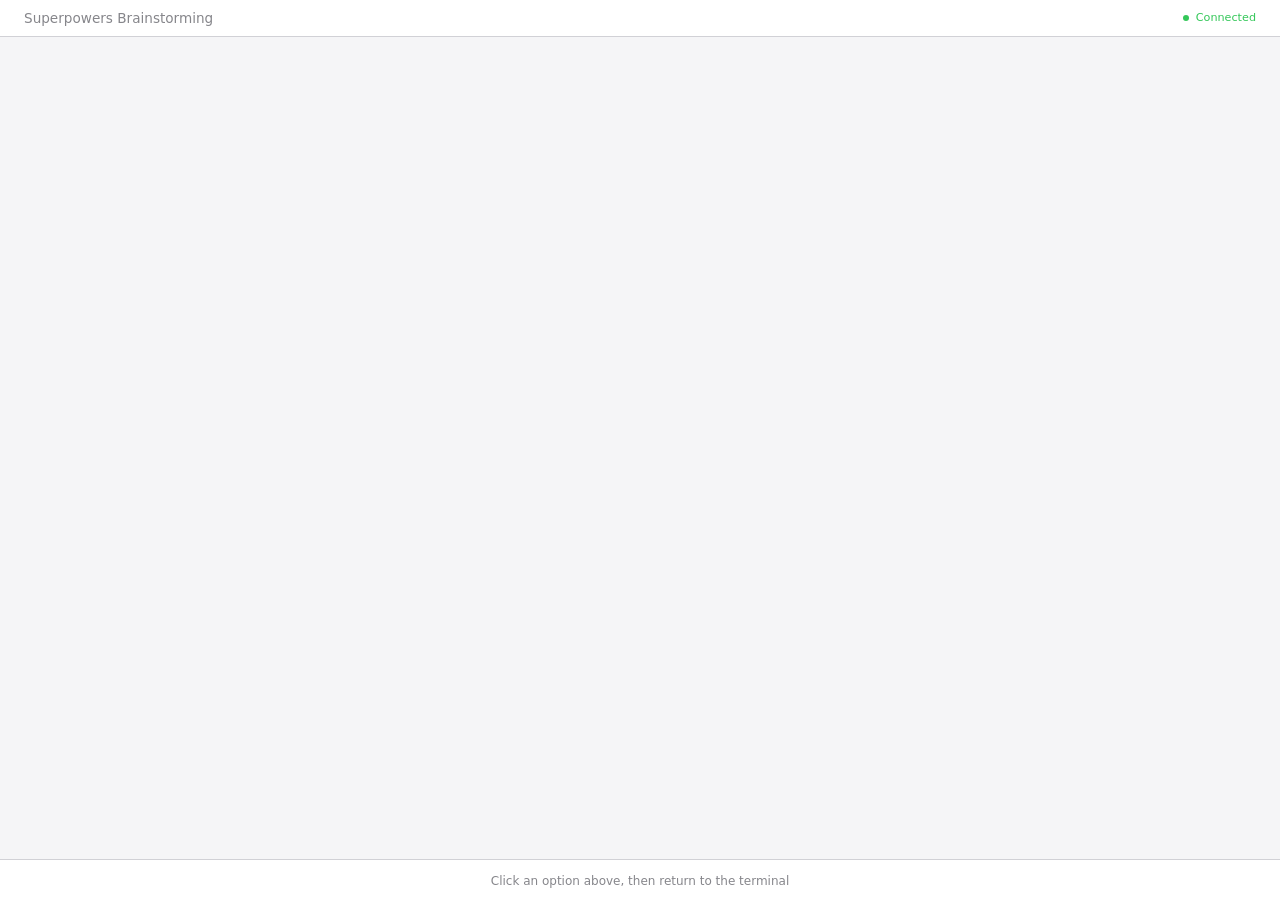
<file: .claude/skills/brainstorming/scripts/frame-template.html>
<!DOCTYPE html>
<html>
<head>
  <meta charset="utf-8">
  <title>Superpowers Brainstorming</title>
  <style>
    /*
     * BRAINSTORM COMPANION FRAME TEMPLATE
     *
     * This template provides a consistent frame with:
     * - OS-aware light/dark theming
     * - Fixed header and selection indicator bar
     * - Scrollable main content area
     * - CSS helpers for common UI patterns
     *
     * Content is injected via placeholder comment in #claude-content.
     */

    * { box-sizing: border-box; margin: 0; padding: 0; }
    html, body { height: 100%; overflow: hidden; }

    /* ===== THEME VARIABLES ===== */
    :root {
      --bg-primary: #f5f5f7;
      --bg-secondary: #ffffff;
      --bg-tertiary: #e5e5e7;
      --border: #d1d1d6;
      --text-primary: #1d1d1f;
      --text-secondary: #86868b;
      --text-tertiary: #aeaeb2;
      --accent: #0071e3;
      --accent-hover: #0077ed;
      --success: #34c759;
      --warning: #ff9f0a;
      --error: #ff3b30;
      --selected-bg: #e8f4fd;
      --selected-border: #0071e3;
    }

    @media (prefers-color-scheme: dark) {
      :root {
        --bg-primary: #1d1d1f;
        --bg-secondary: #2d2d2f;
        --bg-tertiary: #3d3d3f;
        --border: #424245;
        --text-primary: #f5f5f7;
        --text-secondary: #86868b;
        --text-tertiary: #636366;
        --accent: #0a84ff;
        --accent-hover: #409cff;
        --selected-bg: rgba(10, 132, 255, 0.15);
        --selected-border: #0a84ff;
      }
    }

    body {
      font-family: system-ui, -apple-system, BlinkMacSystemFont, sans-serif;
      background: var(--bg-primary);
      color: var(--text-primary);
      display: flex;
      flex-direction: column;
      line-height: 1.5;
    }

    /* ===== FRAME STRUCTURE ===== */
    .header {
      background: var(--bg-secondary);
      padding: 0.5rem 1.5rem;
      display: flex;
      justify-content: space-between;
      align-items: center;
      border-bottom: 1px solid var(--border);
      flex-shrink: 0;
    }
    .header h1 { font-size: 0.85rem; font-weight: 500; color: var(--text-secondary); }
    .header .status { font-size: 0.7rem; color: var(--success); display: flex; align-items: center; gap: 0.4rem; }
    .header .status::before { content: ''; width: 6px; height: 6px; background: var(--success); border-radius: 50%; }

    .main { flex: 1; overflow-y: auto; }
    #claude-content { padding: 2rem; min-height: 100%; }

    .indicator-bar {
      background: var(--bg-secondary);
      border-top: 1px solid var(--border);
      padding: 0.5rem 1.5rem;
      flex-shrink: 0;
      text-align: center;
    }
    .indicator-bar span {
      font-size: 0.75rem;
      color: var(--text-secondary);
    }
    .indicator-bar .selected-text {
      color: var(--accent);
      font-weight: 500;
    }

    /* ===== TYPOGRAPHY ===== */
    h2 { font-size: 1.5rem; font-weight: 600; margin-bottom: 0.5rem; }
    h3 { font-size: 1.1rem; font-weight: 600; margin-bottom: 0.25rem; }
    .subtitle { color: var(--text-secondary); margin-bottom: 1.5rem; }
    .section { margin-bottom: 2rem; }
    .label { font-size: 0.7rem; color: var(--text-secondary); text-transform: uppercase; letter-spacing: 0.05em; margin-bottom: 0.5rem; }

    /* ===== OPTIONS (for A/B/C choices) ===== */
    .options { display: flex; flex-direction: column; gap: 0.75rem; }
    .option {
      background: var(--bg-secondary);
      border: 2px solid var(--border);
      border-radius: 12px;
      padding: 1rem 1.25rem;
      cursor: pointer;
      transition: all 0.15s ease;
      display: flex;
      align-items: flex-start;
      gap: 1rem;
    }
    .option:hover { border-color: var(--accent); }
    .option.selected { background: var(--selected-bg); border-color: var(--selected-border); }
    .option .letter {
      background: var(--bg-tertiary);
      color: var(--text-secondary);
      width: 1.75rem; height: 1.75rem;
      border-radius: 6px;
      display: flex; align-items: center; justify-content: center;
      font-weight: 600; font-size: 0.85rem; flex-shrink: 0;
    }
    .option.selected .letter { background: var(--accent); color: white; }
    .option .content { flex: 1; }
    .option .content h3 { font-size: 0.95rem; margin-bottom: 0.15rem; }
    .option .content p { color: var(--text-secondary); font-size: 0.85rem; margin: 0; }

    /* ===== CARDS (for showing designs/mockups) ===== */
    .cards { display: grid; grid-template-columns: repeat(auto-fit, minmax(280px, 1fr)); gap: 1rem; }
    .card {
      background: var(--bg-secondary);
      border: 1px solid var(--border);
      border-radius: 12px;
      overflow: hidden;
      cursor: pointer;
      transition: all 0.15s ease;
    }
    .card:hover { border-color: var(--accent); transform: translateY(-2px); box-shadow: 0 4px 12px rgba(0,0,0,0.1); }
    .card.selected { border-color: var(--selected-border); border-width: 2px; }
    .card-image { background: var(--bg-tertiary); aspect-ratio: 16/10; display: flex; align-items: center; justify-content: center; }
    .card-body { padding: 1rem; }
    .card-body h3 { margin-bottom: 0.25rem; }
    .card-body p { color: var(--text-secondary); font-size: 0.85rem; }

    /* ===== MOCKUP CONTAINER ===== */
    .mockup {
      background: var(--bg-secondary);
      border: 1px solid var(--border);
      border-radius: 12px;
      overflow: hidden;
      margin-bottom: 1.5rem;
    }
    .mockup-header {
      background: var(--bg-tertiary);
      padding: 0.5rem 1rem;
      font-size: 0.75rem;
      color: var(--text-secondary);
      border-bottom: 1px solid var(--border);
    }
    .mockup-body { padding: 1.5rem; }

    /* ===== SPLIT VIEW (side-by-side comparison) ===== */
    .split { display: grid; grid-template-columns: 1fr 1fr; gap: 1.5rem; }
    @media (max-width: 700px) { .split { grid-template-columns: 1fr; } }

    /* ===== PROS/CONS ===== */
    .pros-cons { display: grid; grid-template-columns: 1fr 1fr; gap: 1rem; margin: 1rem 0; }
    .pros, .cons { background: var(--bg-secondary); border-radius: 8px; padding: 1rem; }
    .pros h4 { color: var(--success); font-size: 0.85rem; margin-bottom: 0.5rem; }
    .cons h4 { color: var(--error); font-size: 0.85rem; margin-bottom: 0.5rem; }
    .pros ul, .cons ul { margin-left: 1.25rem; font-size: 0.85rem; color: var(--text-secondary); }
    .pros li, .cons li { margin-bottom: 0.25rem; }

    /* ===== PLACEHOLDER (for mockup areas) ===== */
    .placeholder {
      background: var(--bg-tertiary);
      border: 2px dashed var(--border);
      border-radius: 8px;
      padding: 2rem;
      text-align: center;
      color: var(--text-tertiary);
    }

    /* ===== INLINE MOCKUP ELEMENTS ===== */
    .mock-nav { background: var(--accent); color: white; padding: 0.75rem 1rem; display: flex; gap: 1.5rem; font-size: 0.9rem; }
    .mock-sidebar { background: var(--bg-tertiary); padding: 1rem; min-width: 180px; }
    .mock-content { padding: 1.5rem; flex: 1; }
    .mock-button { background: var(--accent); color: white; border: none; padding: 0.5rem 1rem; border-radius: 6px; font-size: 0.85rem; }
    .mock-input { background: var(--bg-primary); border: 1px solid var(--border); border-radius: 6px; padding: 0.5rem; width: 100%; }
  </style>
</head>
<body>
  <div class="header">
    <h1><a href="https://github.com/obra/superpowers" style="color: inherit; text-decoration: none;">Superpowers Brainstorming</a></h1>
    <div class="status">Connected</div>
  </div>

  <div class="main">
    <div id="claude-content">
      <!-- CONTENT -->
    </div>
  </div>

  <div class="indicator-bar">
    <span id="indicator-text">Click an option above, then return to the terminal</span>
  </div>

</body>
</html>
</file>
<file: workshop/styles.css>
* { margin: 0; padding: 0; box-sizing: border-box; }

  :root {
    --bg: #f5f3ee;
    --bg-2: #ebe7df;
    --ink: #111111;
    --ink-2: #444444;
    --muted: #777777;
    --line: #d8d3c8;
    --accent: #c2410c;
    --accent-dark: #9a3209;
    --slate: #6b7280;
    --code-bg: #1a1a1a;
    --code-ink: #e8e8e8;
  }

  html, body {
    font-family: -apple-system, BlinkMacSystemFont, "Segoe UI", "PingFang TC", "Microsoft JhengHei", sans-serif;
    background: var(--bg);
    color: var(--ink);
    overflow: hidden;
    width: 100vw;
    height: 100vh;
    margin: 0;
    -webkit-font-smoothing: antialiased;
  }

  html { font-size: 16px; }

  /* Fixed 1440 x 900 design canvas, transform-scaled to fit viewport.
     Layout never reflows — every viewport renders the exact design,
     just bigger/smaller. JS sets --s on resize. (reveal.js-style fit) */
  .deck {
    position: fixed;
    top: 50%;
    left: 50%;
    width: 1440px;
    height: 900px;
    transform: translate(-50%, -50%) scale(var(--s, 1));
    transform-origin: center center;
    container-type: size;
  }

  .slide {
    position: absolute;
    inset: 0;
    display: none;
    grid-template-rows: auto auto 1fr auto;
    gap: 1.1rem;
    padding: 4cqh 7cqw 3.5cqh;
    animation: fadeIn 0.25s ease;
  }
  .slide.active { display: grid; }

  @keyframes fadeIn { from { opacity: 0; } to { opacity: 1; } }

  /* ===== Typography ===== */
  h1 {
    font-size: clamp(3rem, 6cqw, 5.5rem);
    font-weight: 900;
    line-height: 1.02;
    letter-spacing: -0.03em;
    color: var(--ink);
  }
  h2 {
    font-size: clamp(2.6rem, 4.8cqw, 4.2rem);
    font-weight: 900;
    line-height: 1.05;
    letter-spacing: -0.025em;
    color: var(--ink);
  }
  h3 {
    font-size: clamp(1.3rem, 2cqw, 1.8rem);
    font-weight: 400;
    line-height: 1.4;
    color: var(--ink-2);
  }
  p {
    font-size: clamp(1.2rem, 1.7cqw, 1.55rem);
    line-height: 1.55;
    color: var(--ink-2);
  }
  .lede {
    font-size: clamp(1.5rem, 2.2cqw, 2.05rem);
    line-height: 1.4;
    color: var(--ink);
    font-weight: 400;
  }
  ul, ol { padding-left: 1.4em; }
  li {
    font-size: clamp(1.15rem, 1.6cqw, 1.5rem);
    line-height: 1.55;
    color: var(--ink-2);
    margin-bottom: 0.35rem;
  }

  .ink { color: var(--ink); }
  .accent { color: var(--accent); }
  .slate-c { color: var(--slate); }
  .muted { color: var(--muted); }

  /* ===== Common slide chrome ===== */
  .eyebrow {
    font-size: clamp(0.9rem, 1.15cqw, 1.1rem);
    font-weight: 700;
    letter-spacing: 0.22em;
    text-transform: uppercase;
    color: var(--accent);
  }
  .eyebrow.slate-c { color: var(--slate); }
  .eyebrow.ink { color: var(--ink); }

  .head { display: flex; flex-direction: column; gap: 0.4rem; }
  .body { display: flex; flex-direction: column; min-height: 0; }
  .foot {
    border-top: 1px solid var(--line);
    padding-top: 0.9rem;
    font-size: clamp(1.05rem, 1.35cqw, 1.25rem);
    line-height: 1.5;
    color: var(--ink-2);
  }
  .foot .label {
    font-size: clamp(0.8rem, 1cqw, 0.95rem);
    letter-spacing: 0.2em;
    text-transform: uppercase;
    font-weight: 700;
    color: var(--accent);
    margin-bottom: 0.3rem;
    display: block;
  }
  .foot .label.slate-c { color: var(--slate); }
  .foot a { color: var(--accent); text-decoration: underline; text-underline-offset: 4px; font-weight: 600; }

  /* ===== Phase slides (16-19) ===== */
  .phase-slide .head .eyebrow {
    font-size: clamp(1.2rem, 1.75cqw, 1.55rem);
    letter-spacing: 0.28em;
    font-weight: 800;
  }
  .phase-slide h2 {
    font-size: clamp(2.8rem, 5cqw, 4.4rem);
  }
  .phase-slide .lede {
    font-size: clamp(1.35rem, 1.95cqw, 1.7rem);
  }

  /* ===== Phase flow: vertical stack of prompt cards ===== */
  .phase-flow {
    display: flex;
    flex-direction: column;
    gap: 0.7rem;
    height: 100%;
    justify-content: flex-start;
  }
  .phase-step {
    background: #ffffff;
    border: 1px solid var(--line);
    border-radius: 8px;
    padding: 1rem 1.3rem;
    display: grid;
    grid-template-columns: 2.4rem 1fr auto;
    gap: 1rem;
    align-items: start;
  }
  .phase-step .step-num {
    font-family: "SF Mono", Menlo, monospace;
    font-size: clamp(1.5rem, 2.1cqw, 1.95rem);
    font-weight: 900;
    color: var(--accent);
    line-height: 1;
    letter-spacing: -0.02em;
    padding-top: 0.15rem;
  }
  .phase-step .step-content {
    display: flex;
    flex-direction: column;
    gap: 0.4rem;
    min-width: 0;
  }
  .phase-step .step-prompt {
    font-size: clamp(1.05rem, 1.4cqw, 1.28rem);
    color: var(--ink);
    line-height: 1.5;
    font-weight: 500;
  }
  .phase-step .step-prompt code {
    background: var(--bg-2);
    color: var(--accent);
    font-weight: 700;
    padding: 0.05em 0.4em;
    border-radius: 3px;
    font-size: 0.9em;
  }
  .phase-step .step-note {
    font-size: clamp(0.9rem, 1.15cqw, 1.05rem);
    color: var(--muted);
    line-height: 1.5;
    padding-left: 0.65rem;
    border-left: 2px solid var(--line);
    font-weight: 400;
  }
  .phase-step .step-copy {
    background: var(--ink);
    color: #fff;
    border: 1px solid var(--ink);
    padding: 0.45em 0.95em;
    border-radius: 5px;
    font-size: clamp(0.8rem, 1cqw, 0.95rem);
    font-weight: 700;
    cursor: pointer;
    font-family: inherit;
    letter-spacing: 0.05em;
    white-space: nowrap;
    align-self: start;
    transition: background 0.18s ease, border-color 0.18s ease, color 0.18s ease, transform 0.08s ease;
    transform-origin: center;
  }
  .phase-step .step-copy:hover {
    background: var(--accent);
    border-color: var(--accent);
  }
  .phase-step .step-copy:active { transform: scale(0.94); }
  .phase-step .step-copy.copied {
    background: var(--accent);
    color: #fff;
    border-color: var(--accent);
    animation: copy-pop 0.45s cubic-bezier(0.34, 1.56, 0.64, 1);
  }
  .phase-step .step-copy.copy-failed {
    background: var(--accent);
    color: #fff;
    border-color: var(--accent);
    animation: copy-shake 0.4s ease;
  }

  /* ===== Title & section dividers ===== */
  .title-slide {
    grid-template-rows: 1fr auto 1fr;
    align-items: center;
    justify-items: start;
  }
  .title-slide h1 {
    font-size: clamp(4rem, 9cqw, 8rem);
    line-height: 0.95;
  }
  .title-slide .accent { color: var(--accent); }
  .title-slide h3 { margin-top: 1.5rem; }

  .divider-slide {
    background: var(--ink);
    color: var(--bg);
    grid-template-rows: 1fr auto 1fr;
    align-items: center;
  }
  .divider-slide h1 { color: var(--bg); font-size: clamp(4rem, 8cqw, 7rem); }
  .divider-slide .eyebrow { color: var(--accent); }
  .divider-slide h3 { color: rgba(245, 243, 238, 0.7); margin-top: 1.2rem; }

  /* ===== Horizontal 2-block (p2, p4) ===== */
  .horiz-2 {
    display: grid;
    grid-template-columns: 1fr 1fr;
    gap: 1.5rem;
    height: 100%;
  }
  .tall-block {
    background: #ffffff;
    border: 1px solid var(--line);
    border-radius: 10px;
    padding: 2.4rem 2.4rem 2rem;
    display: flex;
    flex-direction: column;
    gap: 0.9rem;
  }
  .tall-block.accented { border: 2px solid var(--accent); padding: calc(2.4rem - 1px) calc(2.4rem - 1px) calc(2rem - 1px); }
  .tall-block .eyebrow {
    font-size: clamp(1rem, 1.35cqw, 1.25rem);
    letter-spacing: 0.25em;
  }
  .tall-block .big-title {
    font-size: clamp(2.4rem, 3.8cqw, 3.4rem);
    font-weight: 900;
    letter-spacing: -0.025em;
    line-height: 1.02;
    margin-top: 0.2rem;
  }
  .tall-block .big-title.slate-c { color: var(--slate); }
  .tall-block .big-title.accent { color: var(--accent); }
  .tall-block .lead-line {
    font-size: clamp(1.2rem, 1.6cqw, 1.45rem);
    color: var(--ink);
    font-weight: 600;
    line-height: 1.4;
    margin-top: 0.6rem;
  }
  .tall-block p {
    font-size: clamp(1.1rem, 1.45cqw, 1.35rem);
    color: var(--ink-2);
    line-height: 1.55;
  }
  .tall-block .stat-line {
    margin-top: auto;
    padding-top: 0.6rem;
    border-top: 1px solid var(--line);
    display: flex;
    gap: 1.2rem;
    align-items: baseline;
  }
  .tall-block.accented .stat-line { border-top-color: rgba(194, 65, 12, 0.2); }
  .tall-block .stat {
    font-size: clamp(1.7rem, 2.4cqw, 2.1rem);
    font-weight: 900;
    color: var(--ink);
    letter-spacing: -0.02em;
  }
  .tall-block .stat-meta {
    font-size: clamp(0.95rem, 1.2cqw, 1.1rem);
    color: var(--muted);
    text-transform: uppercase;
    letter-spacing: 0.14em;
    font-weight: 700;
  }

  /* ===== Phase row (4 tiles) ===== */
  .phase-row {
    display: grid;
    grid-template-columns: repeat(4, 1fr);
    gap: 1rem;
    height: 100%;
    align-content: center;
  }
  .phase-tile {
    background: #ffffff;
    border: 1px solid var(--line);
    border-radius: 8px;
    padding: 2rem 1.4rem;
    display: flex;
    flex-direction: column;
    justify-content: space-between;
    min-height: 14rem;
  }
  .phase-tile .num {
    font-size: clamp(3.5rem, 5.5cqw, 5rem);
    font-weight: 900;
    color: var(--accent);
    line-height: 0.85;
    letter-spacing: -0.04em;
  }
  .phase-tile h4 {
    font-size: clamp(1.4rem, 1.9cqw, 1.7rem);
    font-weight: 800;
    margin-top: 0.7rem;
    color: var(--ink);
    line-height: 1.15;
  }
  .phase-tile p {
    font-size: clamp(1rem, 1.25cqw, 1.15rem);
    color: var(--muted);
    margin-top: 0.3rem;
    text-transform: uppercase;
    letter-spacing: 0.12em;
    font-weight: 700;
  }

  /* ===== p5 SETUP ===== */
  .setup-stack {
    display: grid;
    grid-template-rows: auto 1fr;
    gap: 1rem;
    height: 100%;
  }
  .api-callout {
    display: flex;
    justify-content: space-between;
    align-items: center;
    gap: 1.5rem;
    background: var(--accent);
    color: #fff;
    padding: 1.2rem 1.8rem;
    border-radius: 10px;
    text-decoration: none;
    transition: background 0.15s;
  }
  .api-callout:hover { background: var(--accent-dark); }
  .api-callout-text { display: flex; flex-direction: column; gap: 0.15rem; }
  .api-step-label {
    font-size: clamp(0.9rem, 1.15cqw, 1.1rem);
    font-weight: 800;
    letter-spacing: 0.22em;
    text-transform: uppercase;
    color: rgba(255,255,255,0.85);
  }
  .api-callout-title {
    font-size: clamp(1.5rem, 2.2cqw, 2rem);
    font-weight: 900;
    letter-spacing: -0.02em;
    color: #fff;
  }
  .api-arrow {
    font-size: clamp(1.1rem, 1.45cqw, 1.35rem);
    font-weight: 700;
    color: #fff;
    text-decoration: underline;
    text-underline-offset: 5px;
    white-space: nowrap;
  }

  .install-cols {
    display: grid;
    grid-template-columns: repeat(3, 1fr);
    gap: 1rem;
    height: 100%;
  }
  .install-col {
    background: var(--code-bg);
    border-radius: 10px;
    padding: 1.3rem 1.3rem 1.4rem;
    display: flex;
    flex-direction: column;
    gap: 0.7rem;
    overflow: hidden;
  }
  .install-col .col-tag {
    font-size: clamp(0.95rem, 1.2cqw, 1.1rem);
    color: var(--accent);
    font-weight: 800;
    letter-spacing: 0.15em;
    text-transform: uppercase;
    padding-bottom: 0.7rem;
    border-bottom: 1px solid rgba(255,255,255,0.12);
  }

  /* p5: step-line — vertical layout (head row + code row) */
  .step-line {
    flex: 1;
    display: flex;
    flex-direction: column;
    justify-content: center;
    gap: 0.55rem;
    background: rgba(255,255,255,0.04);
    border: 1px solid rgba(255,255,255,0.08);
    border-radius: 6px;
    padding: 1rem 1.1rem;
  }
  .step-line .step-head {
    display: flex;
    align-items: baseline;
    gap: 0.55rem;
  }
  .step-line .step-head .num {
    color: var(--accent);
    font-family: "SF Mono", Menlo, monospace;
    font-weight: 800;
    font-size: clamp(1.2rem, 1.55cqw, 1.4rem);
    letter-spacing: 0.02em;
  }
  .step-line .step-head .lbl {
    color: var(--bg);
    font-size: clamp(1rem, 1.3cqw, 1.2rem);
    font-weight: 700;
    letter-spacing: 0.04em;
  }
  .step-line .step-body {
    display: flex;
    align-items: center;
    gap: 0.7rem;
  }
  .step-line .step-code {
    flex: 1;
    color: var(--code-ink);
    font-family: "SF Mono", Menlo, monospace;
    font-size: clamp(0.85rem, 1.05cqw, 1rem);
    line-height: 1.5;
    word-break: break-all;
  }
  .step-line .step-code .cmt { color: #888; }
  .step-line .step-code .key { color: #fbbf24; }
  .step-line .step-code .str { color: #86efac; }
  .step-line .step-code .var { color: #93c5fd; }

  .copy-btn-mini {
    background: rgba(255,255,255,0.08);
    border: 1px solid rgba(255,255,255,0.18);
    color: var(--bg);
    padding: 0.3em 0.8em;
    border-radius: 4px;
    font-size: clamp(0.78rem, 0.95cqw, 0.9rem);
    font-weight: 700;
    cursor: pointer;
    font-family: inherit;
    letter-spacing: 0.05em;
    transition: all 0.15s;
    white-space: nowrap;
    flex-shrink: 0;
  }
  .copy-btn-mini:hover { background: rgba(255,255,255,0.22); }

  /* ===== Generic code block ===== */
  pre {
    background: var(--code-bg);
    color: var(--code-ink);
    padding: 1.6rem 2rem;
    border-radius: 8px;
    font-family: "SF Mono", Menlo, Consolas, monospace;
    font-size: clamp(1.05rem, 1.4cqw, 1.3rem);
    line-height: 1.7;
    overflow-x: auto;
    margin: 0;
  }
  pre .cmt { color: #7a7a7a; }
  pre .key { color: #fbbf24; }
  pre .str { color: #86efac; }
  pre .var { color: #93c5fd; }

  code:not(pre code) {
    background: var(--bg-2);
    color: var(--ink);
    padding: 0.1em 0.45em;
    border-radius: 3px;
    font-family: "SF Mono", Menlo, monospace;
    font-size: 0.88em;
    font-weight: 600;
  }

  /* ===== Copy button (default = on dark bg) ===== */
  .copy-wrap { position: relative; }
  .copy-btn {
    position: absolute;
    top: 0.8rem;
    right: 0.9rem;
    background: rgba(245, 243, 238, 0.1);
    border: 1px solid rgba(245, 243, 238, 0.25);
    color: var(--bg);
    padding: 0.35em 0.95em;
    border-radius: 5px;
    font-size: clamp(0.85rem, 1.05cqw, 1rem);
    cursor: pointer;
    font-family: inherit;
    font-weight: 600;
    letter-spacing: 0.05em;
    transition: all 0.15s;
    z-index: 2;
  }
  .copy-btn:hover { background: rgba(245, 243, 238, 0.18); }

  /* ===== p7 Vanilla prompts — editorial asymmetric ===== */
  .prompt-stack {
    display: grid;
    grid-template-rows: repeat(5, 1fr);
    gap: 0.6rem;
    height: 100%;
  }
  .vp {
    background: #ffffff;
    border: 1px solid var(--line);
    border-radius: 8px;
    padding: 1.05rem 2rem;
    display: grid;
    grid-template-columns: auto 1fr auto;
    gap: 1.8rem;
    align-items: center;
  }
  .vp-num {
    font-family: "SF Mono", Menlo, monospace;
    font-size: clamp(2.6rem, 4cqw, 3.4rem);
    font-weight: 900;
    color: var(--accent);
    line-height: 0.85;
    letter-spacing: -0.04em;
    min-width: 3.2rem;
  }
  .vp-text {
    display: flex;
    flex-direction: column;
    gap: 0.35rem;
    min-width: 0;
  }
  .vp-kicker {
    font-size: clamp(0.95rem, 1.2cqw, 1.15rem);
    font-weight: 800;
    letter-spacing: 0.24em;
    text-transform: uppercase;
    color: var(--slate);
  }
  .vp-pull {
    font-size: clamp(1.45rem, 1.95cqw, 1.78rem);
    font-weight: 500;
    color: var(--ink);
    line-height: 1.4;
    margin: 0;
  }
  .vp-copy {
    background: #fff;
    border: 1.5px solid var(--ink);
    color: var(--ink);
    padding: 0.6em 1.4em;
    border-radius: 5px;
    font-size: clamp(0.95rem, 1.2cqw, 1.1rem);
    font-weight: 800;
    cursor: pointer;
    font-family: inherit;
    letter-spacing: 0.06em;
    transition: all 0.15s;
    white-space: nowrap;
  }
  .vp-copy:hover { background: var(--ink); color: #fff; }

  /* ===== p8 Reflection — content pulled up ===== */
  .reflect-row {
    display: grid;
    grid-template-columns: repeat(3, 1fr);
    gap: 1rem;
    height: 100%;
  }
  .reflect-tile {
    background: #ffffff;
    border: 1px solid var(--line);
    border-radius: 10px;
    padding: 2.5rem 2.2rem;
    display: flex;
    flex-direction: column;
    gap: 1.4rem;
  }
  .reflect-tile .r-num {
    font-size: clamp(5rem, 7.5cqw, 7rem);
    font-weight: 900;
    color: var(--accent);
    line-height: 0.85;
    letter-spacing: -0.05em;
  }
  .reflect-tile .r-content {
    display: flex;
    flex-direction: column;
    gap: 0.7rem;
  }
  .reflect-tile h4 {
    font-size: clamp(2.2rem, 3cqw, 2.7rem);
    font-weight: 900;
    color: var(--ink);
    letter-spacing: -0.025em;
    line-height: 1.05;
  }
  .reflect-tile p {
    font-size: clamp(1.3rem, 1.7cqw, 1.55rem);
    color: var(--ink-2);
    line-height: 1.5;
  }

  /* ===== p10: file mockup ===== */
  .p10-split {
    display: grid;
    grid-template-columns: 1fr 1fr;
    gap: 1.5rem;
    height: 100%;
  }
  .file-window {
    background: #ffffff;
    border: 1px solid var(--line);
    border-radius: 10px;
    overflow: hidden;
    display: flex;
    flex-direction: column;
  }
  .file-tab {
    background: var(--ink);
    color: var(--bg);
    padding: 0.8rem 1.3rem;
    font-family: "SF Mono", Menlo, monospace;
    font-size: clamp(0.95rem, 1.2cqw, 1.15rem);
    letter-spacing: 0.05em;
  }
  .file-content {
    flex: 1;
    padding: 1.5rem 1.8rem;
    font-family: "SF Mono", Menlo, monospace;
    font-size: clamp(1rem, 1.3cqw, 1.2rem);
    line-height: 1.8;
    color: var(--ink);
    white-space: pre-wrap;
  }
  .file-content .cmt { color: var(--accent); font-weight: 700; }
  .file-content .val { color: var(--ink-2); }
  .p10-side {
    background: #ffffff;
    border: 1px solid var(--line);
    border-radius: 10px;
    padding: 2rem 2.2rem;
    display: flex;
    flex-direction: column;
    gap: 1.2rem;
  }
  .p10-side .section-eyebrow {
    font-size: clamp(0.9rem, 1.15cqw, 1.05rem);
    font-weight: 800;
    letter-spacing: 0.22em;
    text-transform: uppercase;
    color: var(--accent);
  }
  .p10-side h4 {
    font-size: clamp(1.5rem, 2.1cqw, 1.9rem);
    font-weight: 800;
    color: var(--ink);
    margin-top: -0.3rem;
  }
  .p10-side ul { padding-left: 1.2em; margin: 0; }
  .p10-side li {
    font-size: clamp(1.1rem, 1.45cqw, 1.35rem);
    color: var(--ink-2);
    line-height: 1.5;
    margin-bottom: 0.3rem;
  }
  .p10-side .analogy {
    margin-top: auto;
    padding-top: 1.2rem;
    border-top: 1px solid var(--line);
  }
  .p10-side .analogy p {
    font-size: clamp(1.1rem, 1.45cqw, 1.35rem);
    color: var(--ink);
    line-height: 1.5;
  }

  /* ===== p11: skills ===== */
  .p11-grid {
    display: grid;
    grid-template-rows: auto 1fr;
    gap: 1rem;
    height: 100%;
  }
  .concept-table {
    display: grid;
    grid-template-columns: 1fr 1px 1fr;
    border: 1px solid var(--line);
    border-radius: 10px;
    background: #ffffff;
    overflow: hidden;
  }
  .concept-table .col { padding: 1.5rem 1.8rem; }
  .concept-table .sep { background: var(--line); }
  .concept-table .col-eyebrow {
    font-size: clamp(0.9rem, 1.15cqw, 1.1rem);
    font-weight: 800;
    letter-spacing: 0.22em;
    text-transform: uppercase;
    color: var(--accent);
    margin-bottom: 0.5rem;
  }
  .concept-table .col-eyebrow.slate-c { color: var(--slate); }
  .concept-table .col-title {
    font-size: clamp(1.7rem, 2.4cqw, 2.1rem);
    font-weight: 900;
    margin-bottom: 0.5rem;
    color: var(--ink);
    letter-spacing: -0.02em;
  }
  .concept-table p {
    font-size: clamp(1.1rem, 1.45cqw, 1.35rem);
    color: var(--ink-2);
  }
  .concept-table p.example {
    margin-top: 0.4rem;
    font-size: clamp(1rem, 1.25cqw, 1.15rem);
    color: var(--muted);
  }
  .skills-row {
    display: grid;
    grid-template-columns: 1fr 1fr;
    gap: 1rem;
  }
  .skills-card {
    background: #ffffff;
    border: 1px solid var(--line);
    border-radius: 10px;
    padding: 1.5rem 1.8rem;
    display: flex;
    flex-direction: column;
    gap: 0.6rem;
  }
  .skills-card.accented { border: 2px solid var(--accent); }
  .skills-card .card-eyebrow {
    font-size: clamp(0.9rem, 1.15cqw, 1.05rem);
    font-weight: 800;
    letter-spacing: 0.22em;
    text-transform: uppercase;
    color: var(--accent);
  }
  .skills-card .card-eyebrow.ink { color: var(--ink); }
  .skills-card h4 {
    font-size: clamp(1.4rem, 1.9cqw, 1.7rem);
    font-weight: 800;
    color: var(--ink);
  }
  .skills-card p, .skills-card li {
    font-size: clamp(1.05rem, 1.4cqw, 1.3rem);
    color: var(--ink-2);
    line-height: 1.55;
  }

  /* ===== Session concept: 3x2 grid of command cards ===== */
  .session-grid {
    display: grid;
    grid-template-columns: repeat(3, 1fr);
    grid-template-rows: repeat(2, 1fr);
    gap: 1rem;
    height: 100%;
  }
  .session-cmd {
    background: #ffffff;
    border: 1px solid var(--line);
    border-radius: 10px;
    padding: 1.4rem 1.6rem;
    display: flex;
    flex-direction: column;
    gap: 0.45rem;
  }
  .session-cmd .cmd-name {
    line-height: 1;
  }
  .session-cmd .cmd-name code {
    background: var(--ink);
    color: var(--code-ink);
    font-family: "SF Mono", Menlo, monospace;
    padding: 0.35em 0.8em;
    border-radius: 5px;
    font-size: clamp(1.2rem, 1.6cqw, 1.45rem);
    font-weight: 700;
    letter-spacing: 0.02em;
    display: inline-block;
  }
  .session-cmd .cmd-label {
    font-size: clamp(1.15rem, 1.55cqw, 1.4rem);
    font-weight: 800;
    color: var(--accent);
    margin-top: 0.5rem;
    line-height: 1.15;
    letter-spacing: -0.01em;
  }
  .session-cmd .cmd-desc {
    font-size: clamp(0.95rem, 1.25cqw, 1.15rem);
    color: var(--ink-2);
    line-height: 1.5;
    margin-top: auto;
  }

  /* ===== p12 MCP — added use-case to fill ===== */
  .mcp-row {
    display: grid;
    grid-template-columns: repeat(4, 1fr);
    gap: 1rem;
    height: 100%;
  }
  .mcp-tile {
    background: #ffffff;
    border: 1px solid var(--line);
    border-radius: 10px;
    padding: 2.2rem 1.8rem 1.8rem;
    display: flex;
    flex-direction: column;
    align-items: flex-start;
  }
  .mcp-tile .letter {
    font-size: clamp(4.5rem, 7cqw, 6.5rem);
    font-weight: 900;
    color: var(--accent);
    line-height: 0.85;
    letter-spacing: -0.05em;
  }
  .mcp-tile h4 {
    font-size: clamp(1.7rem, 2.4cqw, 2.1rem);
    font-weight: 900;
    color: var(--ink);
    margin-top: 0.85rem;
    line-height: 1.1;
  }
  .mcp-tile p {
    font-size: clamp(1.05rem, 1.35cqw, 1.25rem);
    color: var(--ink-2);
    margin-top: 0.4rem;
    line-height: 1.45;
  }
  .mcp-tile .use-case {
    margin-top: auto;
    padding-top: 1rem;
    border-top: 1px solid var(--line);
    font-size: clamp(0.95rem, 1.2cqw, 1.15rem);
    color: var(--muted);
    line-height: 1.4;
    width: 100%;
  }
  .mcp-tile .use-case::before {
    content: "用法 — ";
    font-weight: 800;
    color: var(--ink);
    letter-spacing: 0.05em;
  }

  /* ===== p13 Plan + Hooks balanced ===== */
  .p13-grid {
    display: grid;
    grid-template-columns: 1fr 1fr;
    gap: 1.5rem;
    height: 100%;
  }
  .balance-card {
    border-radius: 10px;
    padding: 2rem 2.2rem;
    display: flex;
    flex-direction: column;
    gap: 1rem;
  }
  .balance-card.dark {
    background: var(--ink);
    color: var(--bg);
  }
  .balance-card.light {
    background: #ffffff;
    border: 1px solid var(--line);
  }
  .balance-card .b-eyebrow {
    font-size: clamp(0.95rem, 1.25cqw, 1.2rem);
    font-weight: 800;
    letter-spacing: 0.25em;
    text-transform: uppercase;
    color: var(--accent);
  }
  .balance-card.light .b-eyebrow { color: var(--ink); }
  .balance-card .b-title {
    font-size: clamp(1.7rem, 2.4cqw, 2.05rem);
    font-weight: 900;
    letter-spacing: -0.02em;
    line-height: 1.1;
    margin-top: -0.2rem;
  }
  .balance-card.dark .b-title { color: var(--bg); }
  .balance-card.light .b-title { color: var(--ink); }

  .key-cap-row {
    display: flex;
    align-items: center;
    gap: 1.3rem;
    margin: 0.4rem 0;
  }
  .key-cap {
    background: var(--accent);
    color: #fff;
    padding: 0.65rem 1.3rem;
    border-radius: 8px;
    font-family: "SF Mono", Menlo, monospace;
    font-size: clamp(1.35rem, 1.95cqw, 1.75rem);
    font-weight: 700;
    letter-spacing: 0.04em;
    white-space: nowrap;
  }
  .key-cap-label {
    font-size: clamp(1.1rem, 1.45cqw, 1.35rem);
    color: rgba(245, 243, 238, 0.7);
  }

  .balance-card .b-desc {
    font-size: clamp(1.15rem, 1.5cqw, 1.4rem);
    line-height: 1.5;
  }
  .balance-card.dark .b-desc { color: rgba(245, 243, 238, 0.85); }
  .balance-card.light .b-desc { color: var(--ink-2); }

  .hooks-events {
    list-style: none;
    padding: 0;
    margin: 0.3rem 0;
    display: grid;
    grid-template-columns: repeat(2, 1fr);
    gap: 0.5rem 1rem;
  }
  .hooks-events li {
    font-family: "SF Mono", Menlo, monospace;
    font-size: clamp(1.05rem, 1.4cqw, 1.3rem);
    color: var(--ink-2);
    font-weight: 500;
    padding-left: 0.6em;
    position: relative;
  }
  .hooks-events li::before {
    content: "—";
    position: absolute;
    left: -0.4em;
    color: var(--muted);
  }
  .hooks-events li.highlight {
    color: var(--accent);
    font-weight: 800;
  }
  .hooks-events li.highlight::before { color: var(--accent); }
  .hooks-events li.highlight::after {
    content: " ←";
    color: var(--accent);
  }

  .balance-card .b-foot {
    margin-top: auto;
    padding-top: 1rem;
    border-top: 1px solid;
  }
  .balance-card.dark .b-foot { border-top-color: rgba(245, 243, 238, 0.18); }
  .balance-card.light .b-foot { border-top-color: var(--line); }
  .balance-card .b-foot-label {
    font-size: clamp(0.85rem, 1.05cqw, 1rem);
    font-weight: 800;
    letter-spacing: 0.22em;
    text-transform: uppercase;
    color: var(--accent);
    margin-bottom: 0.4rem;
    display: block;
  }
  .balance-card .b-foot p {
    font-size: clamp(1.1rem, 1.45cqw, 1.35rem);
    line-height: 1.5;
  }
  .balance-card.dark .b-foot p { color: var(--bg); }
  .balance-card.light .b-foot p { color: var(--ink); }

  /* ===== Prompt block (phases) ===== */
  .prompt {
    background: #ffffff;
    border: 1px solid var(--line);
    border-radius: 10px;
    padding: 1.8rem 2.2rem;
    display: grid;
    grid-template-columns: 6rem 1fr;
    gap: 1.8rem;
    align-items: start;
  }
  .prompt .label {
    font-size: clamp(0.9rem, 1.15cqw, 1.1rem);
    font-weight: 800;
    letter-spacing: 0.22em;
    text-transform: uppercase;
    color: var(--accent);
    padding-top: 0.4rem;
  }
  .prompt .text {
    font-size: clamp(1.3rem, 1.75cqw, 1.6rem);
    line-height: 1.6;
    color: var(--ink);
  }

  /* ===== p15 prep ===== */
  .prep-stack {
    display: grid;
    grid-template-rows: auto auto 1fr;
    gap: 0.8rem;
    height: 100%;
  }
  .skills-callout {
    display: flex;
    justify-content: space-between;
    align-items: center;
    gap: 1.5rem;
    background: var(--accent);
    color: #fff;
    padding: 1.3rem 1.8rem;
    border-radius: 10px;
    text-decoration: none;
    transition: background 0.15s;
  }
  .skills-callout:hover { background: var(--accent-dark); }
  .skills-callout .left {
    display: flex;
    align-items: center;
    gap: 1.5rem;
  }
  .skills-callout .step-num {
    font-size: clamp(2.2rem, 3.2cqw, 2.8rem);
    font-weight: 900;
    line-height: 1;
    color: rgba(255,255,255,0.6);
  }
  .skills-callout .info {
    display: flex;
    flex-direction: column;
    gap: 0.1rem;
  }
  .skills-callout .info-label {
    font-size: clamp(0.85rem, 1.1cqw, 1.05rem);
    font-weight: 800;
    letter-spacing: 0.22em;
    text-transform: uppercase;
    color: rgba(255,255,255,0.85);
  }
  .skills-callout .info-title {
    font-size: clamp(1.4rem, 2cqw, 1.85rem);
    font-weight: 900;
    color: #fff;
    letter-spacing: -0.015em;
  }
  .skills-callout .info-sub {
    font-size: clamp(1rem, 1.3cqw, 1.2rem);
    color: rgba(255,255,255,0.85);
    margin-top: 0.2rem;
  }
  .skills-callout .arrow {
    font-size: clamp(1.1rem, 1.45cqw, 1.35rem);
    font-weight: 700;
    text-decoration: underline;
    text-underline-offset: 5px;
    white-space: nowrap;
  }

  .template-card {
    background: #ffffff;
    border: 1px solid var(--line);
    border-radius: 10px;
    padding: 1.4rem 1.8rem 1.6rem;
    display: grid;
    grid-template-rows: auto 1fr;
    gap: 0.9rem;
    position: relative;
  }
  .template-card .tpl-head {
    display: flex;
    align-items: center;
    gap: 1.2rem;
  }
  .template-card .step-num {
    font-size: clamp(2.2rem, 3.2cqw, 2.8rem);
    font-weight: 900;
    color: var(--line);
    line-height: 1;
  }
  .template-card .info {
    display: flex;
    flex-direction: column;
    gap: 0.1rem;
  }
  .template-card .info-label {
    font-size: clamp(0.85rem, 1.1cqw, 1.05rem);
    font-weight: 800;
    letter-spacing: 0.22em;
    text-transform: uppercase;
    color: var(--ink);
  }
  .template-card .info-title {
    font-size: clamp(1.4rem, 2cqw, 1.85rem);
    font-weight: 900;
    color: var(--ink);
    letter-spacing: -0.015em;
  }
  .template-card .info-sub {
    font-size: clamp(1rem, 1.3cqw, 1.2rem);
    color: var(--ink-2);
    margin-top: 0.2rem;
  }
  .template-card pre {
    font-size: clamp(0.82rem, 1cqw, 0.95rem);
    line-height: 1.45;
    padding: 0.9rem 1.3rem;
  }
  .template-card .copy-btn {
    top: 1.4rem;
    right: 1.6rem;
    background: var(--ink);
    color: #fff;
    border-color: var(--ink);
  }
  .template-card .copy-btn:hover {
    background: var(--accent);
    border-color: var(--accent);
    color: #fff;
  }

  /* ===== p20 Reflection ===== */
  .p20-grid {
    display: grid;
    grid-template-rows: auto 1fr;
    gap: 1.5rem;
    height: 100%;
  }
  .quote-strip {
    background: var(--ink);
    color: var(--bg);
    border-radius: 10px;
    padding: 1.8rem 2.4rem;
    text-align: center;
  }
  .quote-strip .quote-label {
    font-size: clamp(0.85rem, 1.05cqw, 1rem);
    color: var(--accent);
    font-weight: 800;
    letter-spacing: 0.25em;
    text-transform: uppercase;
    margin-bottom: 0.6rem;
  }
  .quote-strip .quote-text {
    font-size: clamp(1.8rem, 2.8cqw, 2.5rem);
    font-weight: 900;
    color: var(--bg);
    letter-spacing: -0.02em;
    line-height: 1.2;
  }
  .quote-strip .quote-text em {
    color: var(--accent);
    font-style: normal;
  }
  .reflect-2col {
    display: grid;
    grid-template-columns: 1fr 1fr;
    gap: 1.5rem;
  }
  .reflect-col {
    background: #ffffff;
    border: 1px solid var(--line);
    border-radius: 10px;
    padding: 2rem 2.2rem;
    display: flex;
    flex-direction: column;
    gap: 0.8rem;
  }
  .reflect-col.accented { border: 2px solid var(--accent); }
  .reflect-col .col-eyebrow {
    font-size: clamp(0.9rem, 1.15cqw, 1.1rem);
    font-weight: 800;
    letter-spacing: 0.22em;
    text-transform: uppercase;
    color: var(--slate);
  }
  .reflect-col.accented .col-eyebrow { color: var(--accent); }
  .reflect-col h4 {
    font-size: clamp(1.7rem, 2.4cqw, 2.1rem);
    font-weight: 900;
    color: var(--ink);
    margin-top: -0.2rem;
    letter-spacing: -0.02em;
  }
  .reflect-col ul { padding-left: 1.2em; margin: 0; }
  .reflect-col li {
    font-size: clamp(1.1rem, 1.45cqw, 1.35rem);
    color: var(--ink-2);
    margin-bottom: 0.4rem;
    line-height: 1.5;
  }

  /* ===== p21 Closing ===== */
  .closing {
    grid-template-rows: 1fr auto 1fr;
    align-items: center;
    text-align: center;
    justify-items: center;
  }
  .closing > .closing-body {
    max-width: 60rem;
    display: flex;
    flex-direction: column;
    align-items: center;
    gap: 2rem;
  }
  .closing .eyebrow { letter-spacing: 0.3em; }
  .closing h2 { font-size: clamp(3rem, 5.5cqw, 5rem); }
  .closing .takeaway-list {
    display: flex;
    flex-direction: column;
    gap: 0.55rem;
    text-align: left;
    padding: 0;
    list-style: none;
    margin-top: 0.5rem;
    max-width: 44rem;
  }
  .closing .takeaway-list li {
    font-size: clamp(1.1rem, 1.45cqw, 1.35rem);
    color: var(--ink-2);
    line-height: 1.5;
    padding-left: 1.5rem;
    position: relative;
  }
  .closing .takeaway-list li::before {
    content: "→";
    position: absolute;
    left: 0;
    color: var(--accent);
    font-weight: 700;
  }
  .closing .manifesto {
    border-top: 1px solid var(--line);
    padding-top: 1.8rem;
    margin-top: 1rem;
    max-width: 48rem;
  }
  .closing .manifesto-line {
    font-size: clamp(1.5rem, 2.2cqw, 2rem);
    font-weight: 800;
    color: var(--ink);
    line-height: 1.4;
    letter-spacing: -0.015em;
  }
  .closing .manifesto-line em {
    color: var(--accent);
    font-style: normal;
  }
  .closing .manifesto-sub {
    font-size: clamp(1.1rem, 1.45cqw, 1.35rem);
    color: var(--ink-2);
    margin-top: 0.8rem;
    line-height: 1.5;
  }
  .closing .closing-contact {
    display: flex;
    flex-direction: column;
    align-items: center;
    gap: 0.45rem;
    margin-top: 0.5rem;
  }
  .closing .contact-label {
    font-size: clamp(1rem, 1.3cqw, 1.2rem);
    color: var(--ink-2);
    line-height: 1.5;
  }
  .closing .contact-email {
    font-size: clamp(1.25rem, 1.7cqw, 1.6rem);
    font-weight: 700;
    color: var(--accent);
    text-decoration: none;
    letter-spacing: -0.01em;
    border-bottom: 1.5px solid transparent;
    transition: border-color 0.15s ease;
  }
  .closing .contact-email:hover {
    border-bottom-color: var(--accent);
  }

  /* ===== Pre-flight slide ===== */
  .preflight-stack {
    display: flex;
    flex-direction: column;
    gap: 0.7rem;
    height: 100%;
    justify-content: flex-start;
  }
  .pre-step {
    background: #ffffff;
    border: 1px solid var(--line);
    border-radius: 10px;
    padding: 1.1rem 2rem;
    display: grid;
    grid-template-columns: 4.5rem 1fr;
    gap: 1.8rem;
    align-items: start;
  }
  .pre-step .pre-num {
    font-family: "SF Mono", Menlo, monospace;
    font-size: clamp(3.2rem, 4.8cqw, 4.4rem);
    font-weight: 900;
    color: var(--accent);
    line-height: 0.85;
    letter-spacing: -0.04em;
  }
  .pre-content {
    display: flex;
    flex-direction: column;
    gap: 0.5rem;
    min-width: 0;
  }
  .pre-title {
    font-size: clamp(1.5rem, 2cqw, 1.8rem);
    font-weight: 800;
    color: var(--ink);
    line-height: 1.2;
    letter-spacing: -0.015em;
    margin: 0;
  }
  .pre-cmd-dark {
    background: var(--ink);
    border-radius: 7px;
    padding: 0.7rem 1.2rem;
    display: flex;
    align-items: center;
    gap: 0.8rem;
  }
  .pre-cmd-dark code {
    flex: 1;
    color: var(--code-ink);
    background: transparent;
    font-family: "SF Mono", Menlo, monospace;
    font-size: clamp(1.05rem, 1.35cqw, 1.28rem);
    font-weight: 500;
    padding: 0;
    word-break: break-all;
    line-height: 1.55;
    letter-spacing: 0;
  }
  a.pre-link {
    text-decoration: none;
    transition: background 0.15s;
  }
  a.pre-link:hover { background: #2a3550; }
  .pre-link-arrow {
    color: var(--accent);
    font-weight: 700;
    font-size: clamp(0.95rem, 1.2cqw, 1.15rem);
    white-space: nowrap;
    letter-spacing: 0.04em;
  }
  .pre-cmd-block {
    flex-direction: column;
    align-items: stretch;
    padding: 0.85rem 1.2rem 0.95rem;
    position: relative;
  }
  .pre-cmd-block .copy-btn-inline {
    position: absolute;
    top: 0.55rem;
    right: 0.7rem;
  }
  .pre-tpl {
    margin: 0;
    background: transparent;
    color: var(--code-ink);
    font-family: "SF Mono", Menlo, monospace;
    font-size: clamp(0.82rem, 1cqw, 0.95rem);
    line-height: 1.55;
    padding: 0;
    white-space: pre;
    overflow-x: auto;
  }
  .pre-tpl .cmt { color: rgba(245,239,225,0.55); }
  .pre-tpl .var { color: var(--accent); }
  .copy-btn-inline {
    background: rgba(245, 243, 238, 0.15);
    border: 1px solid rgba(245, 243, 238, 0.3);
    color: var(--bg);
    padding: 0.4em 1em;
    border-radius: 5px;
    font-size: clamp(0.9rem, 1.1cqw, 1.05rem);
    font-weight: 700;
    cursor: pointer;
    font-family: inherit;
    letter-spacing: 0.06em;
    transition: all 0.15s;
    white-space: nowrap;
    flex-shrink: 0;
  }
  .copy-btn-inline:hover { background: rgba(245, 243, 238, 0.3); }

  /* ===== Copy button — unified press + copied animation ===== */
  @keyframes copy-pop {
    0%   { transform: scale(1); }
    28%  { transform: scale(0.88); }
    58%  { transform: scale(1.09); }
    100% { transform: scale(1); }
  }
  @keyframes copy-shake {
    0%, 100% { transform: translateX(0); }
    25%      { transform: translateX(-3px); }
    50%      { transform: translateX(3px); }
    75%      { transform: translateX(-2px); }
  }
  .copy-btn, .copy-btn-mini, .copy-btn-inline, .vp-copy {
    transition: background 0.18s ease, color 0.18s ease,
                border-color 0.18s ease, transform 0.08s ease;
    transform-origin: center;
  }
  .copy-btn:active, .copy-btn-mini:active,
  .copy-btn-inline:active, .vp-copy:active {
    transform: scale(0.94);
  }
  /* Copied state — inverted fill + pop, for buttons on dark backgrounds */
  .copy-btn.copied,
  .copy-btn-mini.copied,
  .copy-btn-inline.copied {
    background: var(--bg);
    color: var(--ink);
    border-color: var(--bg);
    animation: copy-pop 0.45s cubic-bezier(0.34, 1.56, 0.64, 1);
  }
  /* .vp-copy lives on a light card, ink border — fill ink instead */
  .vp-copy.copied {
    background: var(--ink);
    color: #fff;
    border-color: var(--ink);
    animation: copy-pop 0.45s cubic-bezier(0.34, 1.56, 0.64, 1);
  }
  /* template card .copy-btn is already ink — flash accent on success */
  .template-card .copy-btn.copied {
    background: var(--accent);
    color: #fff;
    border-color: var(--accent);
    animation: copy-pop 0.45s cubic-bezier(0.34, 1.56, 0.64, 1);
  }
  /* Failure — accent fill + small shake */
  .copy-btn.copy-failed,
  .copy-btn-mini.copy-failed,
  .copy-btn-inline.copy-failed,
  .vp-copy.copy-failed {
    background: var(--accent);
    color: #fff;
    border-color: var(--accent);
    animation: copy-shake 0.4s ease;
  }

  /* ===== Particle burst on copy success ===== */
  .copy-particle {
    position: fixed;
    left: 0;
    top: 0;
    width: 6px;
    height: 6px;
    background: var(--accent);
    border-radius: 50%;
    pointer-events: none;
    z-index: 9999;
    opacity: 0;
    will-change: transform, opacity;
    animation: particle-burst 0.7s cubic-bezier(0.22, 0.61, 0.36, 1) forwards;
    animation-delay: var(--delay, 0ms);
  }
  .copy-particle--sm { width: 4px; height: 4px; }
  .copy-particle--lg { width: 7px; height: 7px; }
  .copy-particle--ink { background: var(--ink); }
  @keyframes particle-burst {
    0% {
      transform: translate(var(--ox), var(--oy)) translate(-50%, -50%) scale(0.6);
      opacity: 0;
    }
    15% {
      opacity: 1;
      transform: translate(var(--ox), var(--oy)) translate(-50%, -50%) scale(1);
    }
    100% {
      transform: translate(var(--ox), var(--oy)) translate(-50%, -50%)
                 translate(var(--dx), var(--dy)) scale(0.3);
      opacity: 0;
    }
  }
  @media (prefers-reduced-motion: reduce) {
    .copy-particle { display: none; }
  }
  .pre-cmd-row {
    display: flex;
    align-items: baseline;
    gap: 0.9rem;
    flex-wrap: wrap;
  }
  .pre-chip {
    background: var(--bg-2);
    color: var(--accent);
    font-family: "SF Mono", Menlo, monospace;
    font-weight: 800;
    padding: 0.35em 0.85em;
    border-radius: 5px;
    font-size: clamp(1.2rem, 1.55cqw, 1.45rem);
    letter-spacing: 0.02em;
  }
  .pre-cmd-note {
    font-size: clamp(1.1rem, 1.4cqw, 1.3rem);
    color: var(--ink-2);
    font-weight: 500;
  }
  .pre-note {
    font-size: clamp(1rem, 1.3cqw, 1.2rem);
    color: var(--muted);
    line-height: 1.5;
    margin: 0;
  }
  .pre-note code {
    background: var(--bg-2);
    color: var(--ink);
    padding: 0.1em 0.4em;
    border-radius: 3px;
    font-family: "SF Mono", Menlo, monospace;
    font-size: 0.92em;
    font-weight: 600;
  }

  /* ===== Nav ===== */
  .nav {
    position: fixed;
    bottom: 1.2rem;
    right: 1.2rem;
    display: flex;
    gap: 0.4rem;
    align-items: center;
    color: var(--muted);
    font-size: 0.95rem;
    z-index: 10;
  }
  .nav button {
    background: transparent;
    border: 1px solid var(--line);
    width: 36px; height: 36px;
    border-radius: 6px;
    cursor: pointer;
    font-size: 1rem;
    color: var(--ink);
    transition: all 0.15s;
  }
  .nav button:hover { background: var(--ink); color: var(--bg); border-color: var(--ink); }
  .counter {
    margin-right: 0.4rem;
    font-variant-numeric: tabular-nums;
    font-weight: 500;
    letter-spacing: 0.05em;
  }
</file>
